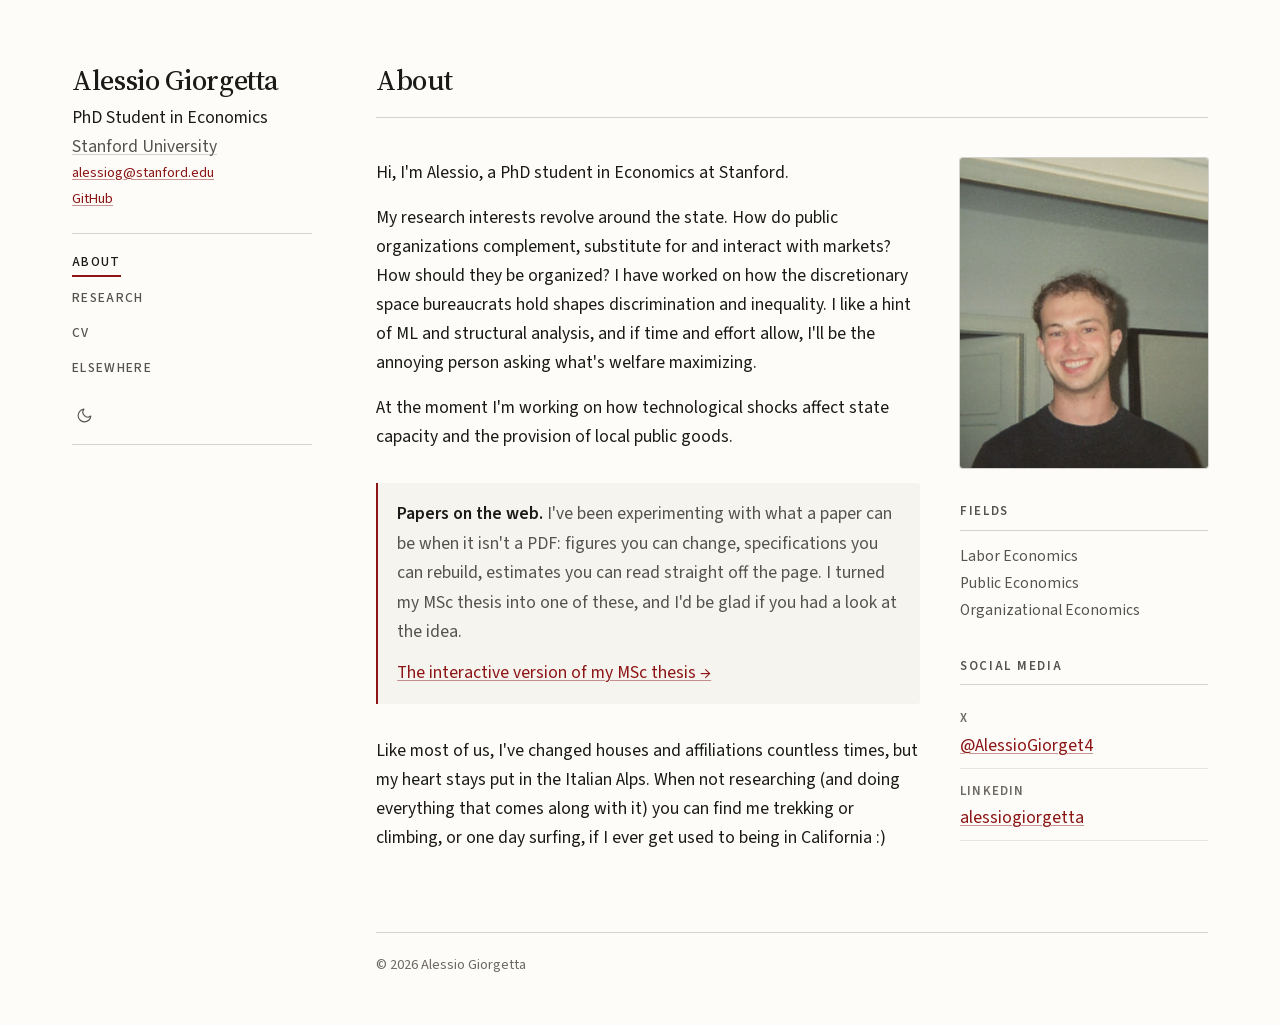
<file: index.html>
<!DOCTYPE html>
<html lang="en">
<head>
<meta charset="utf-8">
<meta name="viewport" content="width=device-width, initial-scale=1">
<title>Alessio Giorgetta</title>
<meta name="description" content="Alessio Giorgetta, PhD student in Economics at Stanford University. Labor, public and organizational economics.">

<meta property="og:type" content="profile">
<meta property="og:title" content="Alessio Giorgetta">
<meta property="og:description" content="PhD student in Economics at Stanford University. Labor, public and organizational economics.">
<meta property="og:url" content="https://www.alessiogiorgetta.com/">
<meta property="og:image" content="https://www.alessiogiorgetta.com/assets/photo.jpg">
<meta name="twitter:card" content="summary">

<script>
  // Resolve the theme before the first paint so the page never flashes the wrong one.
  (function () {
    var saved = localStorage.getItem('theme');
    var prefersDark = window.matchMedia('(prefers-color-scheme: dark)').matches;
    document.documentElement.dataset.theme = saved || (prefersDark ? 'dark' : 'light');
  })();
</script>
<link rel="icon" href="/favicon.ico" sizes="32x32">
<link rel="icon" href="/favicon.svg" type="image/svg+xml">
<link rel="apple-touch-icon" href="/apple-touch-icon.png">
<!-- the two faces needed for first paint; the italic can arrive late -->
<link rel="preload" href="assets/fonts/sans-roman.woff2" as="font" type="font/woff2" crossorigin>
<link rel="preload" href="assets/fonts/serif-roman.woff2" as="font" type="font/woff2" crossorigin>
<link rel="stylesheet" href="style.css">
</head>
<body class="about">

<a class="skip" href="#about">Skip to content</a>

<div class="rail">

<header class="masthead">
  <img class="portrait" src="assets/photo.jpg" alt="Alessio Giorgetta">
  <div class="identity">
    <h1>Alessio Giorgetta</h1>
    <p class="role">PhD Student in Economics</p>
    <p class="affil"><a class="quiet" href="https://economics.stanford.edu">Stanford University</a></p>
    <p class="contact-line">
      <a href="mailto:alessiog@stanford.edu">alessiog@stanford.edu</a>
      <span aria-hidden="true">·</span>
      <a href="https://github.com/Alessio-Giorgetta">GitHub</a>
    </p>
  </div>
</header>

<nav aria-label="Sections">
  <a href="index.html" aria-current="page">About</a>
  <a href="research.html">Research</a>
  <a href="cv.html">CV</a>
  <a href="personal.html">Elsewhere</a>
  <button class="theme-toggle" type="button" aria-label="Switch color theme" title="Switch color theme">
    <svg class="icon-moon" viewBox="0 0 24 24" width="17" height="17" aria-hidden="true">
      <path d="M21 12.8A9 9 0 1 1 11.2 3a7 7 0 0 0 9.8 9.8z"/>
    </svg>
    <svg class="icon-sun" viewBox="0 0 24 24" width="17" height="17" aria-hidden="true">
      <circle cx="12" cy="12" r="4.2"/>
      <path d="M12 1.8v2.4M12 19.8v2.4M4.6 4.6l1.7 1.7M17.7 17.7l1.7 1.7M1.8 12h2.4M19.8 12h2.4M4.6 19.4l1.7-1.7M17.7 6.3l1.7-1.7"/>
    </svg>
  </button>
</nav>

</div><!-- .rail -->

<main id="about">

<div class="page-head">
  <div>
    <h2 class="page-title">About</h2>
  </div>
</div>

<div class="about-grid">

<div class="about-prose">

  <p>Hi, I'm Alessio, a PhD student in Economics at Stanford.</p>

  <p>
    My research interests revolve around the state. How do public organizations complement,
    substitute for and interact with markets? How should they be organized? I have worked on how
    the discretionary space bureaucrats hold shapes discrimination and inequality. I like a hint
    of ML and structural analysis, and if time and effort allow, I'll be the annoying person
    asking what's welfare maximizing.
  </p>

  <p>
    At the moment I'm working on how technological shocks affect state capacity and the provision
    of local public goods.
  </p>

  <div class="callout">
    <p>
      <strong>Papers on the web.</strong> I've been experimenting with what a paper can be when it
      isn't a PDF: figures you can change, specifications you can rebuild, estimates you can read
      straight off the page. I turned my MSc thesis into one of these, and I'd be glad if you had a
      look at the idea.
    </p>
    <p><a href="school-bureaucrats.html">The interactive version of my MSc thesis →</a></p>
  </div>

  <p>
    Like most of us, I've changed houses and affiliations countless times, but my heart stays put
    in the Italian Alps. When not researching (and doing everything that comes along with it) you
    can find me trekking or climbing, or one day surfing, if I ever get used to being in
    California :)
  </p>

</div>

<aside class="about-side">

  <!-- The same file the rail carries, shown larger and squarer. No second
       asset, no second request: the browser already has it cached. -->
  <div class="portrait-frame">
    <img src="assets/photo.jpg" alt="Alessio Giorgetta">
  </div>

  <h2>Fields</h2>
  <ul class="side-list">
    <li>Labor Economics</li>
    <li>Public Economics</li>
    <li>Organizational Economics</li>
  </ul>

  <h2>Social media</h2>
  <ul class="contact-list">
    <li><span class="label">X</span> <a href="https://x.com/AlessioGiorget4">@AlessioGiorget4</a></li>
    <li><span class="label">LinkedIn</span> <a href="https://www.linkedin.com/in/alessiogiorgetta03617">alessiogiorgetta</a></li>
  </ul>

</aside>

</div>

</main>

<footer>
  <p>© <span id="year">2026</span> Alessio Giorgetta</p>
</footer>

<script>
  document.getElementById('year').textContent = new Date().getFullYear();

  // Theme switch: flip it and remember the choice.
  document.querySelector('.theme-toggle').addEventListener('click', function () {
    var root = document.documentElement;
    var next = root.dataset.theme === 'dark' ? 'light' : 'dark';
    root.dataset.theme = next;
    localStorage.setItem('theme', next);
  });

  // Keep following the system for anyone who has never picked a theme here.
  window.matchMedia('(prefers-color-scheme: dark)').addEventListener('change', function (e) {
    if (!localStorage.getItem('theme')) {
      document.documentElement.dataset.theme = e.matches ? 'dark' : 'light';
    }
  });

</script>

</body>
</html>
</file>
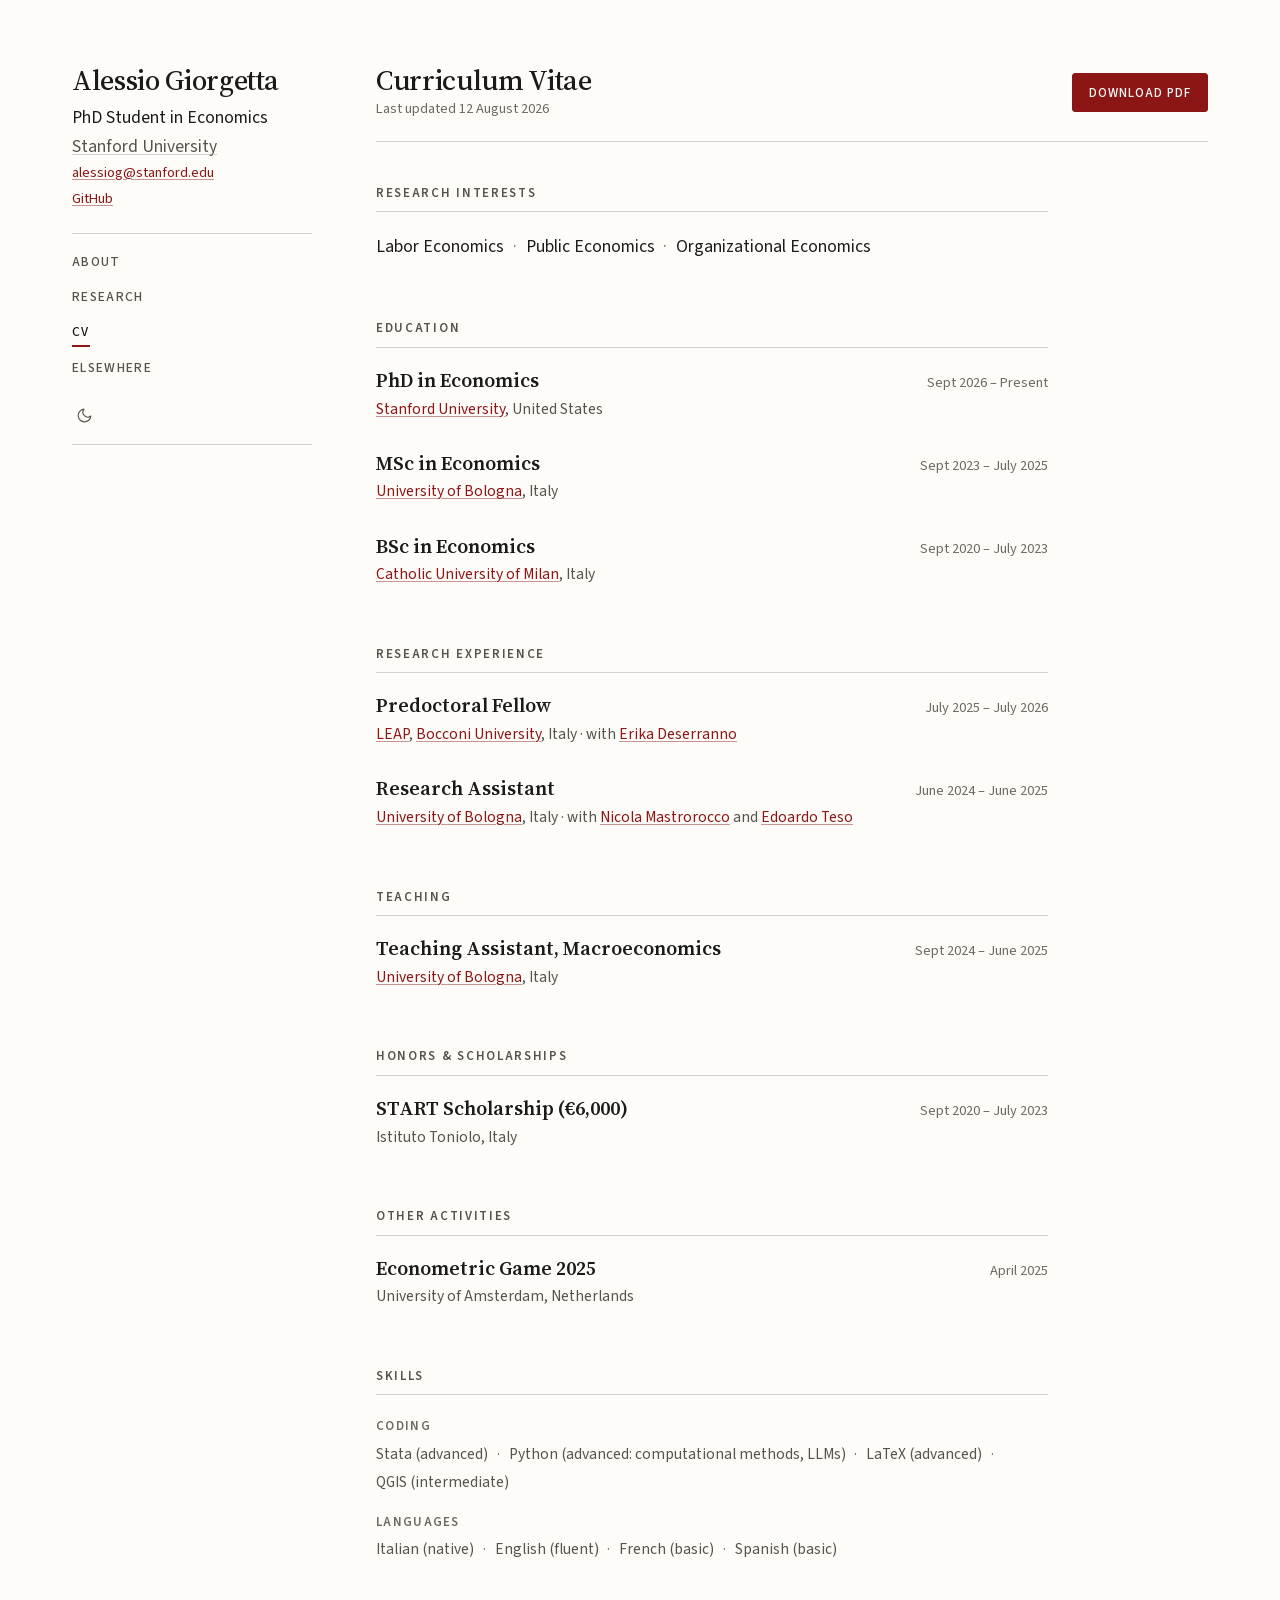
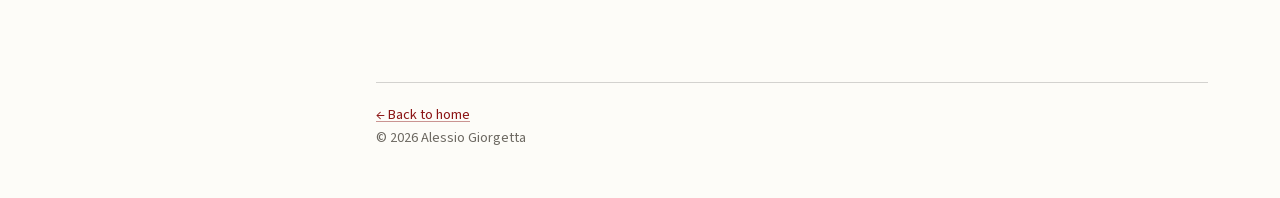
<file: cv.html>
<!DOCTYPE html>
<html lang="en">
<head>
<meta charset="utf-8">
<meta name="viewport" content="width=device-width, initial-scale=1">
<title>CV · Alessio Giorgetta</title>
<meta name="description" content="Curriculum vitae of Alessio Giorgetta, PhD student in Economics at Stanford University. Labor, public and organizational economics.">

<meta property="og:type" content="profile">
<meta property="og:title" content="CV · Alessio Giorgetta">
<meta property="og:description" content="PhD student in Economics at Stanford University. Labor, public and organizational economics.">
<meta property="og:url" content="https://www.alessiogiorgetta.com/cv.html">
<meta property="og:image" content="https://www.alessiogiorgetta.com/assets/photo.jpg">
<meta name="twitter:card" content="summary">

<script>
  // Resolve the theme before the first paint so the page never flashes the wrong one.
  (function () {
    var saved = localStorage.getItem('theme');
    var prefersDark = window.matchMedia('(prefers-color-scheme: dark)').matches;
    document.documentElement.dataset.theme = saved || (prefersDark ? 'dark' : 'light');
  })();
</script>
<link rel="icon" href="/favicon.ico" sizes="32x32">
<link rel="icon" href="/favicon.svg" type="image/svg+xml">
<link rel="apple-touch-icon" href="/apple-touch-icon.png">
<!-- the two faces needed for first paint; the italic can arrive late -->
<link rel="preload" href="assets/fonts/sans-roman.woff2" as="font" type="font/woff2" crossorigin>
<link rel="preload" href="assets/fonts/serif-roman.woff2" as="font" type="font/woff2" crossorigin>
<link rel="stylesheet" href="style.css">

<script type="application/ld+json">
{
  "@context": "https://schema.org",
  "@type": "Person",
  "name": "Alessio Giorgetta",
  "jobTitle": "PhD Student in Economics",
  "url": "https://www.alessiogiorgetta.com",
  "image": "https://www.alessiogiorgetta.com/assets/photo.jpg",
  "email": "mailto:alessiog@stanford.edu",
  "knowsAbout": ["Labor Economics", "Public Economics", "Organizational Economics"],
  "affiliation": {
    "@type": "CollegeOrUniversity",
    "name": "Stanford University, Department of Economics",
    "url": "https://economics.stanford.edu"
  },
  "alumniOf": [
    { "@type": "CollegeOrUniversity", "name": "University of Bologna", "url": "https://dse.unibo.it/it/index.html" },
    { "@type": "CollegeOrUniversity", "name": "Catholic University of Milan", "url": "https://www.unicatt.it" }
  ],
  "sameAs": ["https://github.com/Alessio-Giorgetta"]
}
</script>
</head>
<body>

<a class="skip" href="#cv-body">Skip to content</a>

<div class="rail">

<header class="masthead">
  <div class="identity">
    <h1><a class="plain" href="index.html">Alessio Giorgetta</a></h1>
    <p class="role">PhD Student in Economics</p>
    <p class="affil"><a class="quiet" href="https://economics.stanford.edu">Stanford University</a></p>
    <p class="contact-line">
      <a href="mailto:alessiog@stanford.edu">alessiog@stanford.edu</a>
      <span aria-hidden="true">·</span>
      <a href="https://github.com/Alessio-Giorgetta">GitHub</a>
    </p>
  </div>
</header>

<nav aria-label="Sections">
  <a href="index.html">About</a>
  <a href="research.html">Research</a>
  <a href="cv.html" aria-current="page">CV</a>
  <a href="personal.html">Elsewhere</a>
  <button class="theme-toggle" type="button" aria-label="Switch color theme" title="Switch color theme">
    <svg class="icon-moon" viewBox="0 0 24 24" width="17" height="17" aria-hidden="true">
      <path d="M21 12.8A9 9 0 1 1 11.2 3a7 7 0 0 0 9.8 9.8z"/>
    </svg>
    <svg class="icon-sun" viewBox="0 0 24 24" width="17" height="17" aria-hidden="true">
      <circle cx="12" cy="12" r="4.2"/>
      <path d="M12 1.8v2.4M12 19.8v2.4M4.6 4.6l1.7 1.7M17.7 17.7l1.7 1.7M1.8 12h2.4M19.8 12h2.4M4.6 19.4l1.7-1.7M17.7 6.3l1.7-1.7"/>
    </svg>
  </button>
</nav>

</div><!-- .rail -->

<main id="cv-body">

<div class="page-head">
  <div>
    <h2 class="page-title">Curriculum Vitae</h2>
    <p class="updated">Last updated 12 August 2026</p>
  </div>
  <a class="button button--primary" href="assets/Giorgetta_CV.pdf" target="_blank" rel="noopener">Download PDF</a>
</div>

<section id="interests">
  <h2>Research Interests</h2>
  <ul class="inline-list">
    <li>Labor&nbsp;Economics</li>
    <li>Public&nbsp;Economics</li>
    <li>Organizational&nbsp;Economics</li>
  </ul>
</section>

<section id="education">
  <h2>Education</h2>

  <div class="entry">
    <div class="entry-head">
      <h3>PhD in Economics</h3>
      <span class="date">Sept 2026 – Present</span>
    </div>
    <p class="place"><a href="https://economics.stanford.edu">Stanford&nbsp;University</a>, United&nbsp;States</p>
  </div>

  <div class="entry">
    <div class="entry-head">
      <h3>MSc in Economics</h3>
      <span class="date">Sept 2023 – July 2025</span>
    </div>
    <p class="place"><a href="https://dse.unibo.it/it/index.html">University of Bologna</a>, Italy</p>
  </div>

  <div class="entry">
    <div class="entry-head">
      <h3>BSc in Economics</h3>
      <span class="date">Sept 2020 – July 2023</span>
    </div>
    <p class="place"><a href="https://www.unicatt.it">Catholic University of Milan</a>, Italy</p>
  </div>
</section>

<section id="experience">
  <h2>Research Experience</h2>

  <div class="entry">
    <div class="entry-head">
      <h3>Predoctoral Fellow</h3>
      <span class="date">July 2025 – July 2026</span>
    </div>
    <p class="place">
      <a href="https://leap.unibocconi.eu">LEAP</a>,
      <a href="https://www.unibocconi.it/it">Bocconi&nbsp;University</a>, Italy
      <span class="with">· with <a href="https://sites.google.com/site/erikadeserranno/">Erika&nbsp;Deserranno</a></span>
    </p>
  </div>

  <div class="entry">
    <div class="entry-head">
      <h3>Research Assistant</h3>
      <span class="date">June 2024 – June 2025</span>
    </div>
    <p class="place">
      <a href="https://dse.unibo.it/it/index.html">University&nbsp;of&nbsp;Bologna</a>, Italy
      <span class="with">· with <a href="https://nicolamastrorocco.com">Nicola&nbsp;Mastrorocco</a>
      and <a href="https://edoardoteso.com">Edoardo&nbsp;Teso</a></span>
    </p>
  </div>
</section>

<section id="teaching">
  <h2>Teaching</h2>

  <div class="entry">
    <div class="entry-head">
      <h3>Teaching Assistant, Macroeconomics</h3>
      <span class="date">Sept 2024 – June 2025</span>
    </div>
    <p class="place"><a href="https://dse.unibo.it/it/index.html">University of Bologna</a>, Italy</p>
  </div>
</section>

<section id="awards">
  <h2>Honors &amp; Scholarships</h2>

  <div class="entry">
    <div class="entry-head">
      <h3>START Scholarship&nbsp;(€6,000)</h3>
      <span class="date">Sept 2020 – July 2023</span>
    </div>
    <p class="place">Istituto&nbsp;Toniolo, Italy</p>
  </div>
</section>

<section id="activities">
  <h2>Other Activities</h2>

  <div class="entry">
    <div class="entry-head">
      <h3>Econometric Game 2025</h3>
      <span class="date">April 2025</span>
    </div>
    <p class="place">University&nbsp;of&nbsp;Amsterdam, Netherlands</p>
  </div>
</section>

<section id="skills">
  <h2>Skills</h2>
  <dl class="skills">
    <dt>Coding</dt>
    <dd>
      <ul class="inline-list">
        <li>Stata&nbsp;(advanced)</li>
        <li>Python&nbsp;(advanced: computational&nbsp;methods, LLMs)</li>
        <li>LaTeX&nbsp;(advanced)</li>
        <li>QGIS&nbsp;(intermediate)</li>
      </ul>
    </dd>
    <dt>Languages</dt>
    <dd>
      <ul class="inline-list">
        <li>Italian&nbsp;(native)</li>
        <li>English&nbsp;(fluent)</li>
        <li>French&nbsp;(basic)</li>
        <li>Spanish&nbsp;(basic)</li>
      </ul>
    </dd>
  </dl>
</section>


</main>

<footer>
  <p><a href="index.html">← Back to home</a></p>
  <p>© <span id="year">2026</span> Alessio Giorgetta</p>
</footer>

<script>
  document.getElementById('year').textContent = new Date().getFullYear();

  // Theme switch: flip it and remember the choice.
  document.querySelector('.theme-toggle').addEventListener('click', function () {
    var root = document.documentElement;
    var next = root.dataset.theme === 'dark' ? 'light' : 'dark';
    root.dataset.theme = next;
    localStorage.setItem('theme', next);
  });

  // Keep following the system for anyone who has never picked a theme here.
  window.matchMedia('(prefers-color-scheme: dark)').addEventListener('change', function (e) {
    if (!localStorage.getItem('theme')) {
      document.documentElement.dataset.theme = e.matches ? 'dark' : 'light';
    }
  });

</script>

</body>
</html>
</file>
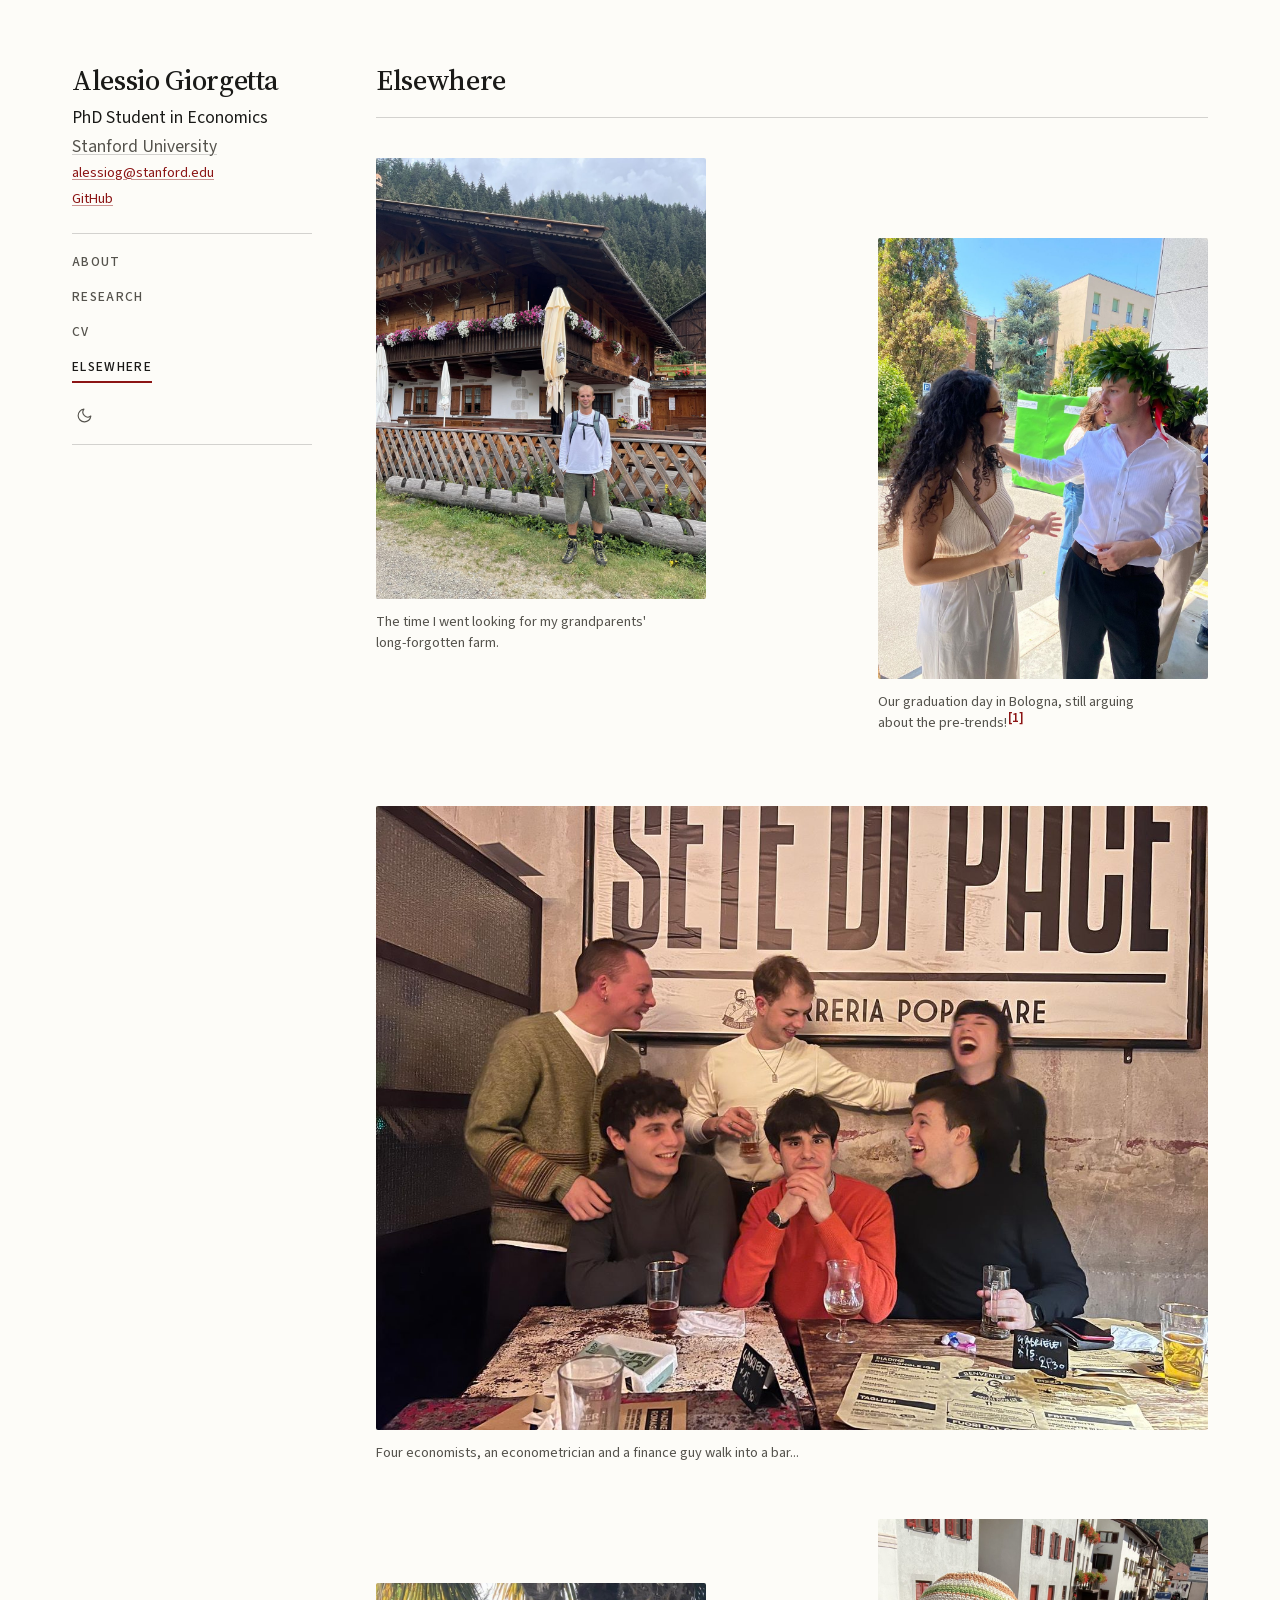
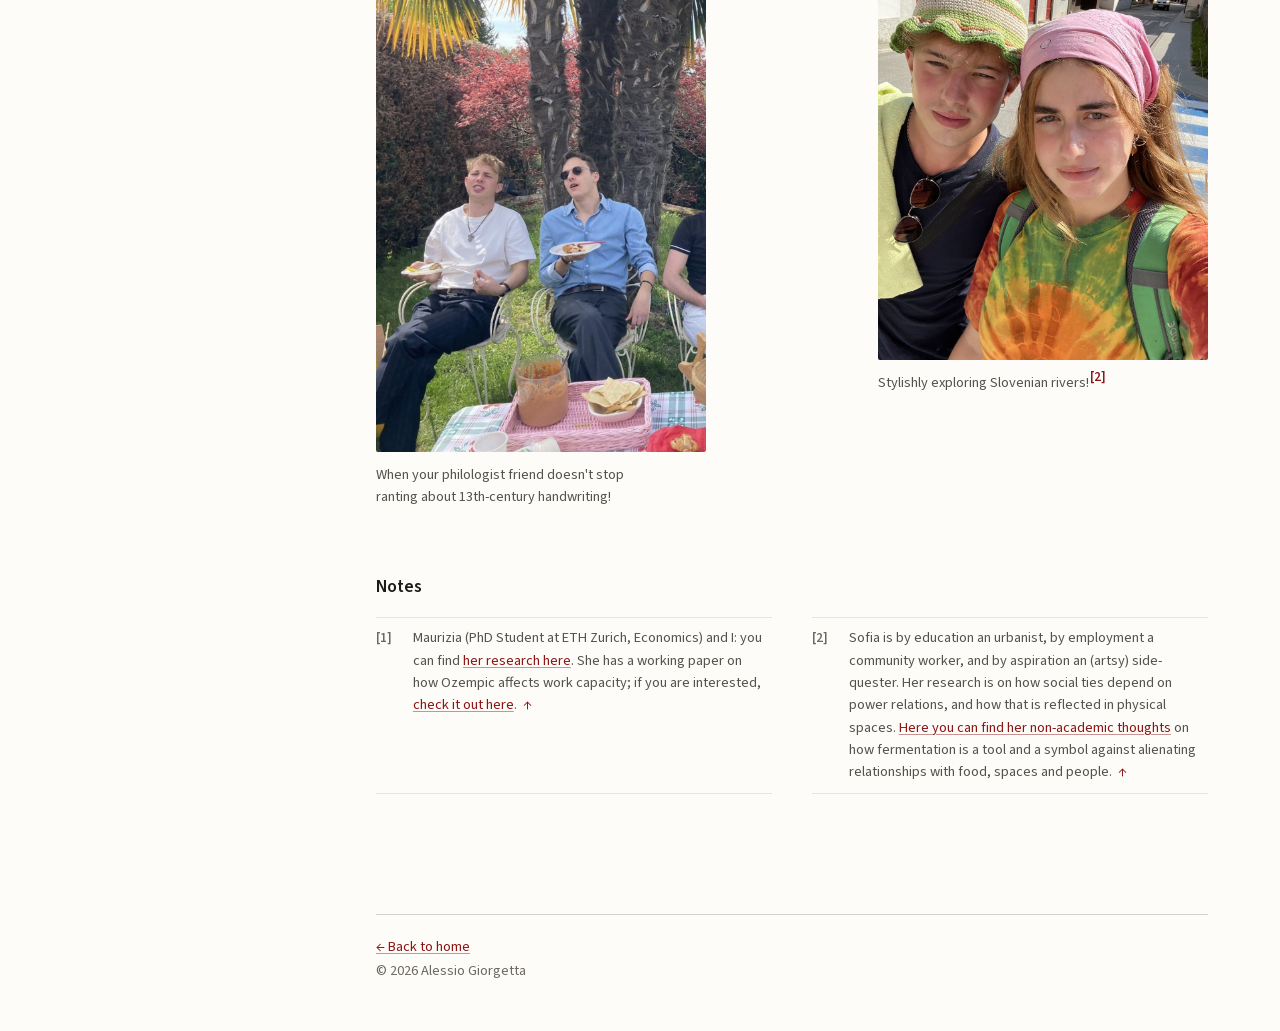
<file: personal.html>
<!DOCTYPE html>
<html lang="en">
<head>
<meta charset="utf-8">
<meta name="viewport" content="width=device-width, initial-scale=1">
<title>Elsewhere · Alessio Giorgetta</title>
<meta name="description" content="Alessio Giorgetta outside economics: the Italian Alps, trekking, and the friends who came along.">

<meta property="og:type" content="profile">
<meta property="og:title" content="Elsewhere · Alessio Giorgetta">
<meta property="og:description" content="Life outside economics.">
<meta property="og:url" content="https://www.alessiogiorgetta.com/personal.html">
<meta property="og:image" content="https://www.alessiogiorgetta.com/assets/photo.jpg">
<meta name="twitter:card" content="summary">

<script>
  // Resolve the theme before the first paint so the page never flashes the wrong one.
  (function () {
    var saved = localStorage.getItem('theme');
    var prefersDark = window.matchMedia('(prefers-color-scheme: dark)').matches;
    document.documentElement.dataset.theme = saved || (prefersDark ? 'dark' : 'light');
  })();
</script>
<link rel="icon" href="/favicon.ico" sizes="32x32">
<link rel="icon" href="/favicon.svg" type="image/svg+xml">
<link rel="apple-touch-icon" href="/apple-touch-icon.png">
<!-- the two faces needed for first paint; the italic can arrive late -->
<link rel="preload" href="assets/fonts/sans-roman.woff2" as="font" type="font/woff2" crossorigin>
<link rel="preload" href="assets/fonts/serif-roman.woff2" as="font" type="font/woff2" crossorigin>
<link rel="stylesheet" href="style.css">
</head>
<body>

<a class="skip" href="#personal-body">Skip to content</a>

<div class="rail">

<header class="masthead">
  <div class="identity">
    <h1><a class="plain" href="index.html">Alessio Giorgetta</a></h1>
    <p class="role">PhD Student in Economics</p>
    <p class="affil"><a class="quiet" href="https://economics.stanford.edu">Stanford University</a></p>
    <p class="contact-line">
      <a href="mailto:alessiog@stanford.edu">alessiog@stanford.edu</a>
      <span aria-hidden="true">·</span>
      <a href="https://github.com/Alessio-Giorgetta">GitHub</a>
    </p>
  </div>
</header>

<nav aria-label="Sections">
  <a href="index.html">About</a>
  <a href="research.html">Research</a>
  <a href="cv.html">CV</a>
  <a href="personal.html" aria-current="page">Elsewhere</a>
  <button class="theme-toggle" type="button" aria-label="Switch color theme" title="Switch color theme">
    <svg class="icon-moon" viewBox="0 0 24 24" width="17" height="17" aria-hidden="true">
      <path d="M21 12.8A9 9 0 1 1 11.2 3a7 7 0 0 0 9.8 9.8z"/>
    </svg>
    <svg class="icon-sun" viewBox="0 0 24 24" width="17" height="17" aria-hidden="true">
      <circle cx="12" cy="12" r="4.2"/>
      <path d="M12 1.8v2.4M12 19.8v2.4M4.6 4.6l1.7 1.7M17.7 17.7l1.7 1.7M1.8 12h2.4M19.8 12h2.4M4.6 19.4l1.7-1.7M17.7 6.3l1.7-1.7"/>
    </svg>
  </button>
</nav>

</div><!-- .rail -->

<main id="personal-body">

<div class="page-head">
  <div>
    <h2 class="page-title">Elsewhere</h2>
  </div>
</div>

<div class="gallery">

  <figure class="shot shot--1">
    <img src="assets/personal/farm.jpg" width="1050" height="1400"
         alt="Alessio standing in front of a wooden Alpine farmhouse with flower boxes, forested slopes behind.">
    <figcaption>The time I went looking for my grandparents' long-forgotten farm.</figcaption>
  </figure>

  <figure class="shot shot--2">
    <img src="assets/personal/graduation.jpg" width="1050" height="1400" loading="lazy"
         alt="Alessio wearing a laurel wreath on graduation day, mid-conversation with a friend outside the university.">
    <figcaption>Our graduation day in Bologna, still arguing about the
      <span class="fn-hold">pre-trends!<a
      class="fn-ref" id="ref-1" href="#fn-1">[1]</a></span></figcaption>
  </figure>

  <figure class="shot shot--3">
    <img src="assets/personal/friends.jpg" width="1400" height="1050" loading="lazy"
         alt="Six friends laughing around a table in a bar, under a large sign reading Sete di Pace.">
    <figcaption>Four economists, an econometrician and a finance guy walk into a bar...</figcaption>
  </figure>

  <figure class="shot shot--4">
    <img src="assets/personal/philologist.jpg" width="986" height="1400" loading="lazy"
         alt="Alessio and a friend sitting with plates of food in a garden, under a palm tree.">
    <figcaption>When your philologist friend doesn't stop ranting about 13th-century handwriting!</figcaption>
  </figure>

  <figure class="shot shot--5">
    <img src="assets/personal/hiking.jpg" width="1050" height="1400" loading="lazy"
         alt="Alessio in a crocheted bucket hat and a friend in a pink headscarf and tie-dye shirt, both carrying backpacks, on the street of an Alpine village.">
    <figcaption>Stylishly exploring Slovenian
      <span class="fn-hold">rivers!<a
      class="fn-ref" id="ref-2" href="#fn-2">[2]</a></span></figcaption>
  </figure>

</div>

<section class="notes-section" aria-labelledby="notes-title">
  <h3 class="subhead" id="notes-title">Notes</h3>
  <ol class="notes">
    <li id="fn-1">Maurizia (PhD Student at ETH Zurich, Economics) and I:
      you can find <a href="https://lawecon.ethz.ch/group/scientific-team/dibuono.html">her
      research here</a>. She has a working paper on how Ozempic affects
      work capacity; if you are interested,
      <a href="https://papers.ssrn.com/sol3/papers.cfm?abstract_id=7232859">check it
      out here</a>.<a class="fn-back" href="#ref-1"
      aria-label="Back to the graduation photo">↑</a></li>
    <li id="fn-2">Sofia is by education an urbanist, by employment a
      community worker, and by aspiration an (artsy) side-quester. Her research is
      on how social ties depend on power relations, and how that is reflected in
      physical spaces.
      <a href="https://sofias-newsletter-186560.beehiiv.com/p/c-fermento">Here you can
      find her non-academic thoughts</a> on how fermentation is a tool and a symbol
      against alienating relationships with food, spaces and people.<a class="fn-back"
      href="#ref-2" aria-label="Back to the hiking photo">↑</a></li>
  </ol>
</section>

</main>

<footer>
  <p><a href="index.html">← Back to home</a></p>
  <p>© <span id="year">2026</span> Alessio Giorgetta</p>
</footer>

<script>
  document.getElementById('year').textContent = new Date().getFullYear();

  // Theme switch: flip it and remember the choice.
  document.querySelector('.theme-toggle').addEventListener('click', function () {
    var root = document.documentElement;
    var next = root.dataset.theme === 'dark' ? 'light' : 'dark';
    root.dataset.theme = next;
    localStorage.setItem('theme', next);
  });

  // Keep following the system for anyone who has never picked a theme here.
  window.matchMedia('(prefers-color-scheme: dark)').addEventListener('change', function (e) {
    if (!localStorage.getItem('theme')) {
      document.documentElement.dataset.theme = e.matches ? 'dark' : 'light';
    }
  });
</script>

</body>
</html>
</file>
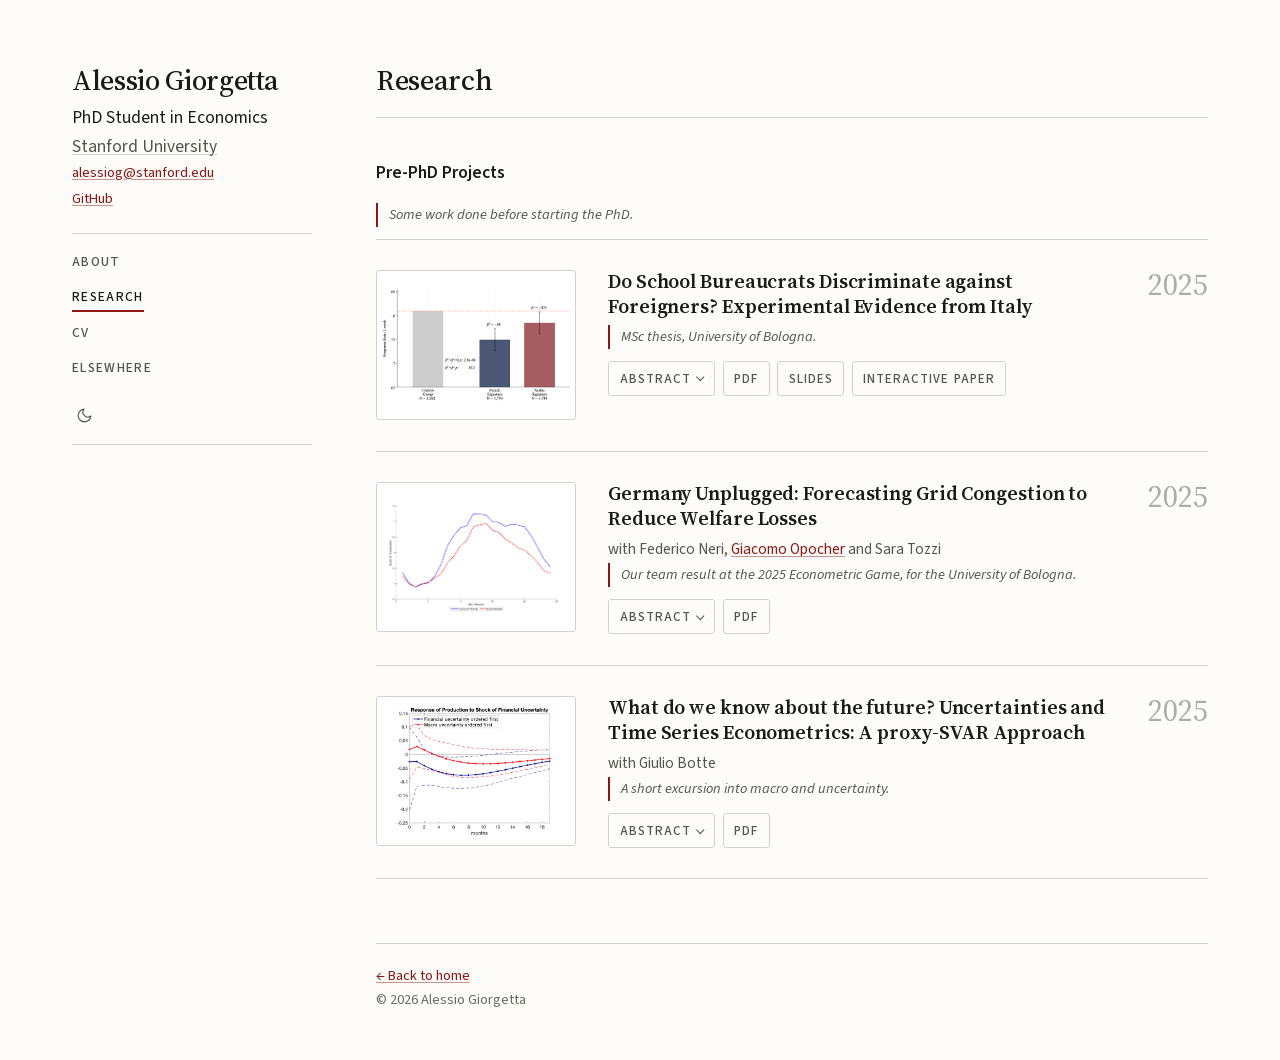
<file: research.html>
<!DOCTYPE html>
<html lang="en">
<head>
<meta charset="utf-8">
<meta name="viewport" content="width=device-width, initial-scale=1">
<title>Research · Alessio Giorgetta</title>
<meta name="description" content="Pre-PhD research projects by Alessio Giorgetta: discrimination in Italian school bureaucracy, electricity grid congestion forecasting, and macroeconomic uncertainty.">

<meta property="og:type" content="profile">
<meta property="og:title" content="Research · Alessio Giorgetta">
<meta property="og:description" content="Pre-PhD research projects in labor, public and macro economics.">
<meta property="og:url" content="https://www.alessiogiorgetta.com/research.html">
<meta property="og:image" content="https://www.alessiogiorgetta.com/assets/photo.jpg">
<meta name="twitter:card" content="summary">

<script>
  // Resolve the theme before the first paint so the page never flashes the wrong one.
  (function () {
    var saved = localStorage.getItem('theme');
    var prefersDark = window.matchMedia('(prefers-color-scheme: dark)').matches;
    document.documentElement.dataset.theme = saved || (prefersDark ? 'dark' : 'light');
  })();
</script>
<link rel="icon" href="/favicon.ico" sizes="32x32">
<link rel="icon" href="/favicon.svg" type="image/svg+xml">
<link rel="apple-touch-icon" href="/apple-touch-icon.png">
<!-- the two faces needed for first paint; the italic can arrive late -->
<link rel="preload" href="assets/fonts/sans-roman.woff2" as="font" type="font/woff2" crossorigin>
<link rel="preload" href="assets/fonts/serif-roman.woff2" as="font" type="font/woff2" crossorigin>
<link rel="stylesheet" href="style.css">
</head>
<body>

<a class="skip" href="#research-body">Skip to content</a>

<div class="rail">

<header class="masthead">
  <div class="identity">
    <h1><a class="plain" href="index.html">Alessio Giorgetta</a></h1>
    <p class="role">PhD Student in Economics</p>
    <p class="affil"><a class="quiet" href="https://economics.stanford.edu">Stanford University</a></p>
    <p class="contact-line">
      <a href="mailto:alessiog@stanford.edu">alessiog@stanford.edu</a>
      <span aria-hidden="true">·</span>
      <a href="https://github.com/Alessio-Giorgetta">GitHub</a>
    </p>
  </div>
</header>

<nav aria-label="Sections">
  <a href="index.html">About</a>
  <a href="research.html" aria-current="page">Research</a>
  <a href="cv.html">CV</a>
  <a href="personal.html">Elsewhere</a>
  <button class="theme-toggle" type="button" aria-label="Switch color theme" title="Switch color theme">
    <svg class="icon-moon" viewBox="0 0 24 24" width="17" height="17" aria-hidden="true">
      <path d="M21 12.8A9 9 0 1 1 11.2 3a7 7 0 0 0 9.8 9.8z"/>
    </svg>
    <svg class="icon-sun" viewBox="0 0 24 24" width="17" height="17" aria-hidden="true">
      <circle cx="12" cy="12" r="4.2"/>
      <path d="M12 1.8v2.4M12 19.8v2.4M4.6 4.6l1.7 1.7M17.7 17.7l1.7 1.7M1.8 12h2.4M19.8 12h2.4M4.6 19.4l1.7-1.7M17.7 6.3l1.7-1.7"/>
    </svg>
  </button>
</nav>

</div><!-- .rail -->

<main id="research-body">

<div class="page-head">
  <div>
    <h2 class="page-title">Research</h2>
  </div>
</div>

<h3 class="subhead">Pre-PhD Projects</h3>
<p class="proj-note">Some work done before starting the PhD.</p>

<article class="project">
  <div class="proj-figure">
    <img src="assets/figures/bureaucracy.png"
         alt="Bar chart of one-week response rates by sender alias: control group 0.81, French signature 0.75, Arabic signature 0.78, with 95% confidence intervals.">
  </div>
  <div class="proj-body">
    <h4>Do School Bureaucrats Discriminate against Foreigners? Experimental Evidence from Italy</h4>
    <p class="proj-note">MSc thesis, University of Bologna.</p>
    <div class="chips">
      <button class="chip" type="button" aria-expanded="false" aria-controls="abs-bureaucracy">Abstract</button>
      <a class="chip" href="assets/papers/Giorgetta_School_Bureaucrats.pdf" target="_blank" rel="noopener">PDF</a>
      <a class="chip" href="assets/papers/Giorgetta_School_Bureaucrats_slides.pdf" target="_blank" rel="noopener">Slides</a>
      <a class="chip" href="school-bureaucrats.html">Interactive paper</a>
    </div>
  </div>
    <div class="abstract" id="abs-bureaucracy" hidden>
      <p>
        I study whether public Italian schools discriminate against foreigners. Within province,
        I contact each school inquiring about enrollment procedures and welfare with either an
        Italian, French, or Arabic alias. I show that clerks are 5.32% less likely to answer if
        the sender is a foreigner. Moreover, lower income per capita increases bias: 10% of
        schools show biases &ge; 11%. When bureaucrats do respond, they are 17.6% less likely to
        send informative answers and 4.77% less likely to be polite. These results contradict the
        widely recognized theories of statistical discrimination and contact theory, at least in
        this setting. Economic theories of taste-based discrimination, jointly with psychological
        theories that postulate bias against outer groups depends on the feelings that group
        causes, are able to explain the observed discrimination.
      </p>
    </div>
  <span class="proj-year">2025</span>
</article>

<article class="project">
  <div class="proj-figure">
    <img src="assets/figures/energy.png"
         alt="Line chart of forecast number of redispatches by hour of the day, comparing the baseline forecast with a forecast under a 75% price cap.">
  </div>
  <div class="proj-body">
    <h4>Germany Unplugged: Forecasting Grid Congestion to Reduce Welfare Losses</h4>
    <p class="proj-authors">with Federico&nbsp;Neri, <a href="https://giacomopocher.github.io">Giacomo&nbsp;Opocher</a> and Sara&nbsp;Tozzi</p>
    <p class="proj-note">Our team result at the 2025 Econometric Game, for the University of Bologna.</p>
    <div class="chips">
      <button class="chip" type="button" aria-expanded="false" aria-controls="abs-energy">Abstract</button>
      <a class="chip" href="assets/papers/Germany_Unplugged_Econometric_Game_2025.pdf" target="_blank" rel="noopener">PDF</a>
    </div>
  </div>
    <div class="abstract" id="abs-energy" hidden>
      <p>
        Due to the complex dynamics of the electricity market, grid congestion is hard to prevent
        and therefore produces large economic costs and welfare losses. In this paper, we propose
        two methodologies to forecast network congestion and rationalize the role of the
        transmission system operator through the lenses of a toy model. After investigating the
        principal components that drive redispatches, we run a time series analysis using an
        INAR(1) model which accounts for the count nature of the data and provides an
        interpretable structure for forecasting. As an alternative specification, we consider a
        fully flexible Recurrent Neural Network (RNN) model that allows to account for the
        unbalancedness of the congestion frequency attaining high forecasting accuracy (0.94).
        RNN outperforms INAR(1), as it better captures the true negative congestion events in the
        test data and therefore potentially reduces the costs related to readjusting energy
        production. Finally, we run a counterfactual analysis in which we artificially introduce a
        75% cap on the price of electricity and study the effects on congestion. We find that
        introducing this policy would significantly increase the frequency of redispatches.
      </p>
    </div>
  <span class="proj-year">2025</span>
</article>

<article class="project">
  <div class="proj-figure">
    <img src="assets/figures/uncertainty.png"
         alt="Impulse response of production to a financial uncertainty shock over 19 months, under two orderings, with confidence bands.">
  </div>
  <div class="proj-body">
    <h4>What do we know about the future? Uncertainties and Time Series Econometrics: A proxy-SVAR Approach</h4>
    <p class="proj-authors">with Giulio&nbsp;Botte</p>
    <p class="proj-note">A short excursion into macro and uncertainty.</p>
    <div class="chips">
      <button class="chip" type="button" aria-expanded="false" aria-controls="abs-uncertainty">Abstract</button>
      <a class="chip" href="assets/papers/Botte_Giorgetta_Uncertainty.pdf" target="_blank" rel="noopener">PDF</a>
    </div>
  </div>
    <div class="abstract" id="abs-uncertainty" hidden>
      <p>
        We analyze macroeconomic and financial uncertainty as underlying determinants of business
        cycle fluctuations. To do so, we exploit a proxy-SVAR approach that has been used to study
        the dynamic effects of tax changes but that, to our knowledge, is new to the literature on
        uncertainty. Instrumenting both macroeconomic and financial uncertainty with an auxiliary
        VAR specification, we find that positive shocks in either ones have large, significant and
        sizeable negative effects on GDP growth. This holds true regardless of the particular
        relation one assumes between the two uncertainties. Moreover, we show regime dependence in
        pre/post-Covid effects. Our results partially align with previous results in the
        literature on uncertainty identification.
      </p>
    </div>
  <span class="proj-year">2025</span>
</article>

</main>

<footer>
  <p><a href="index.html">← Back to home</a></p>
  <p>© <span id="year">2026</span> Alessio Giorgetta</p>
</footer>

<script>
  document.getElementById('year').textContent = new Date().getFullYear();

  // Theme switch: flip it and remember the choice.
  document.querySelector('.theme-toggle').addEventListener('click', function () {
    var root = document.documentElement;
    var next = root.dataset.theme === 'dark' ? 'light' : 'dark';
    root.dataset.theme = next;
    localStorage.setItem('theme', next);
  });

  // Keep following the system for anyone who has never picked a theme here.
  window.matchMedia('(prefers-color-scheme: dark)').addEventListener('change', function (e) {
    if (!localStorage.getItem('theme')) {
      document.documentElement.dataset.theme = e.matches ? 'dark' : 'light';
    }
  });


  // Abstract chips: each one shows/hides the panel named in its aria-controls.
  document.querySelectorAll('.chip[aria-controls]').forEach(function (btn) {
    btn.addEventListener('click', function () {
      var panel = document.getElementById(btn.getAttribute('aria-controls'));
      var isOpen = btn.getAttribute('aria-expanded') === 'true';
      btn.setAttribute('aria-expanded', String(!isOpen));
      panel.hidden = isOpen;
    });
  });
</script>

</body>
</html>
</file>
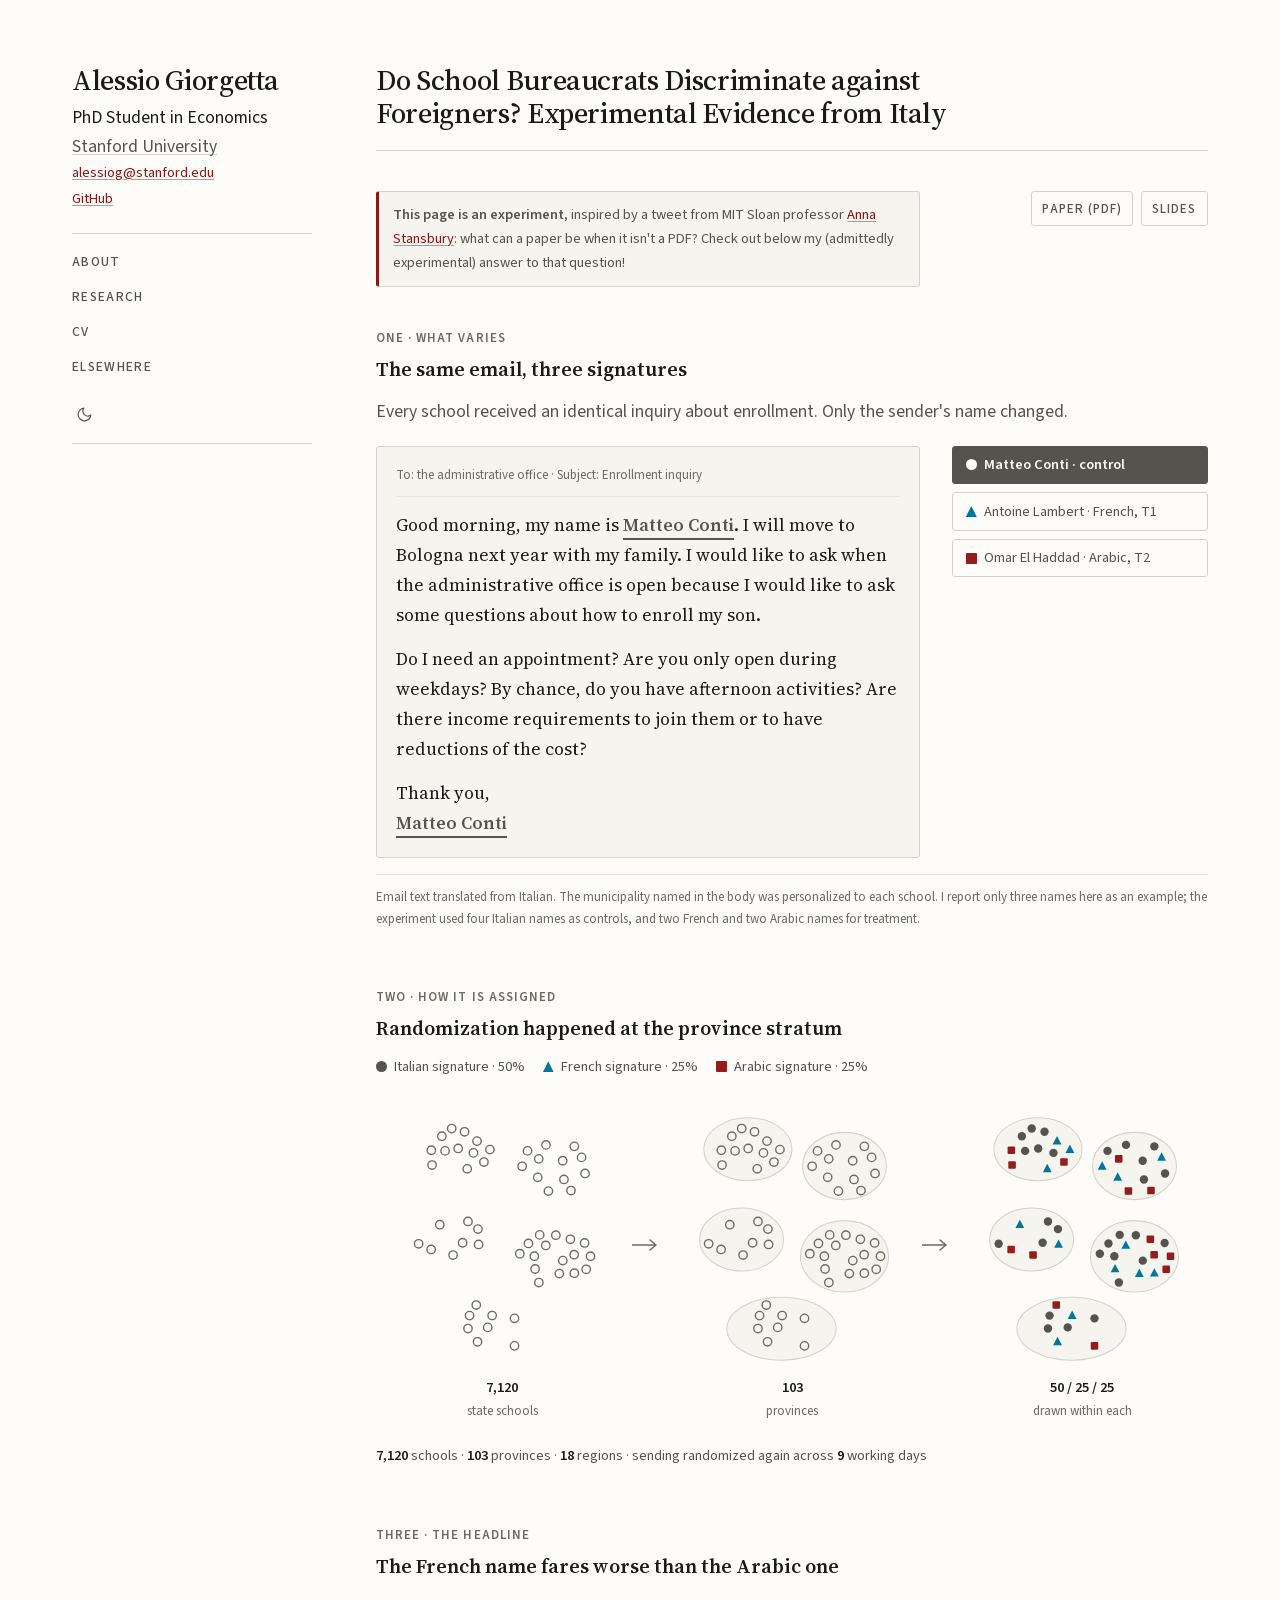
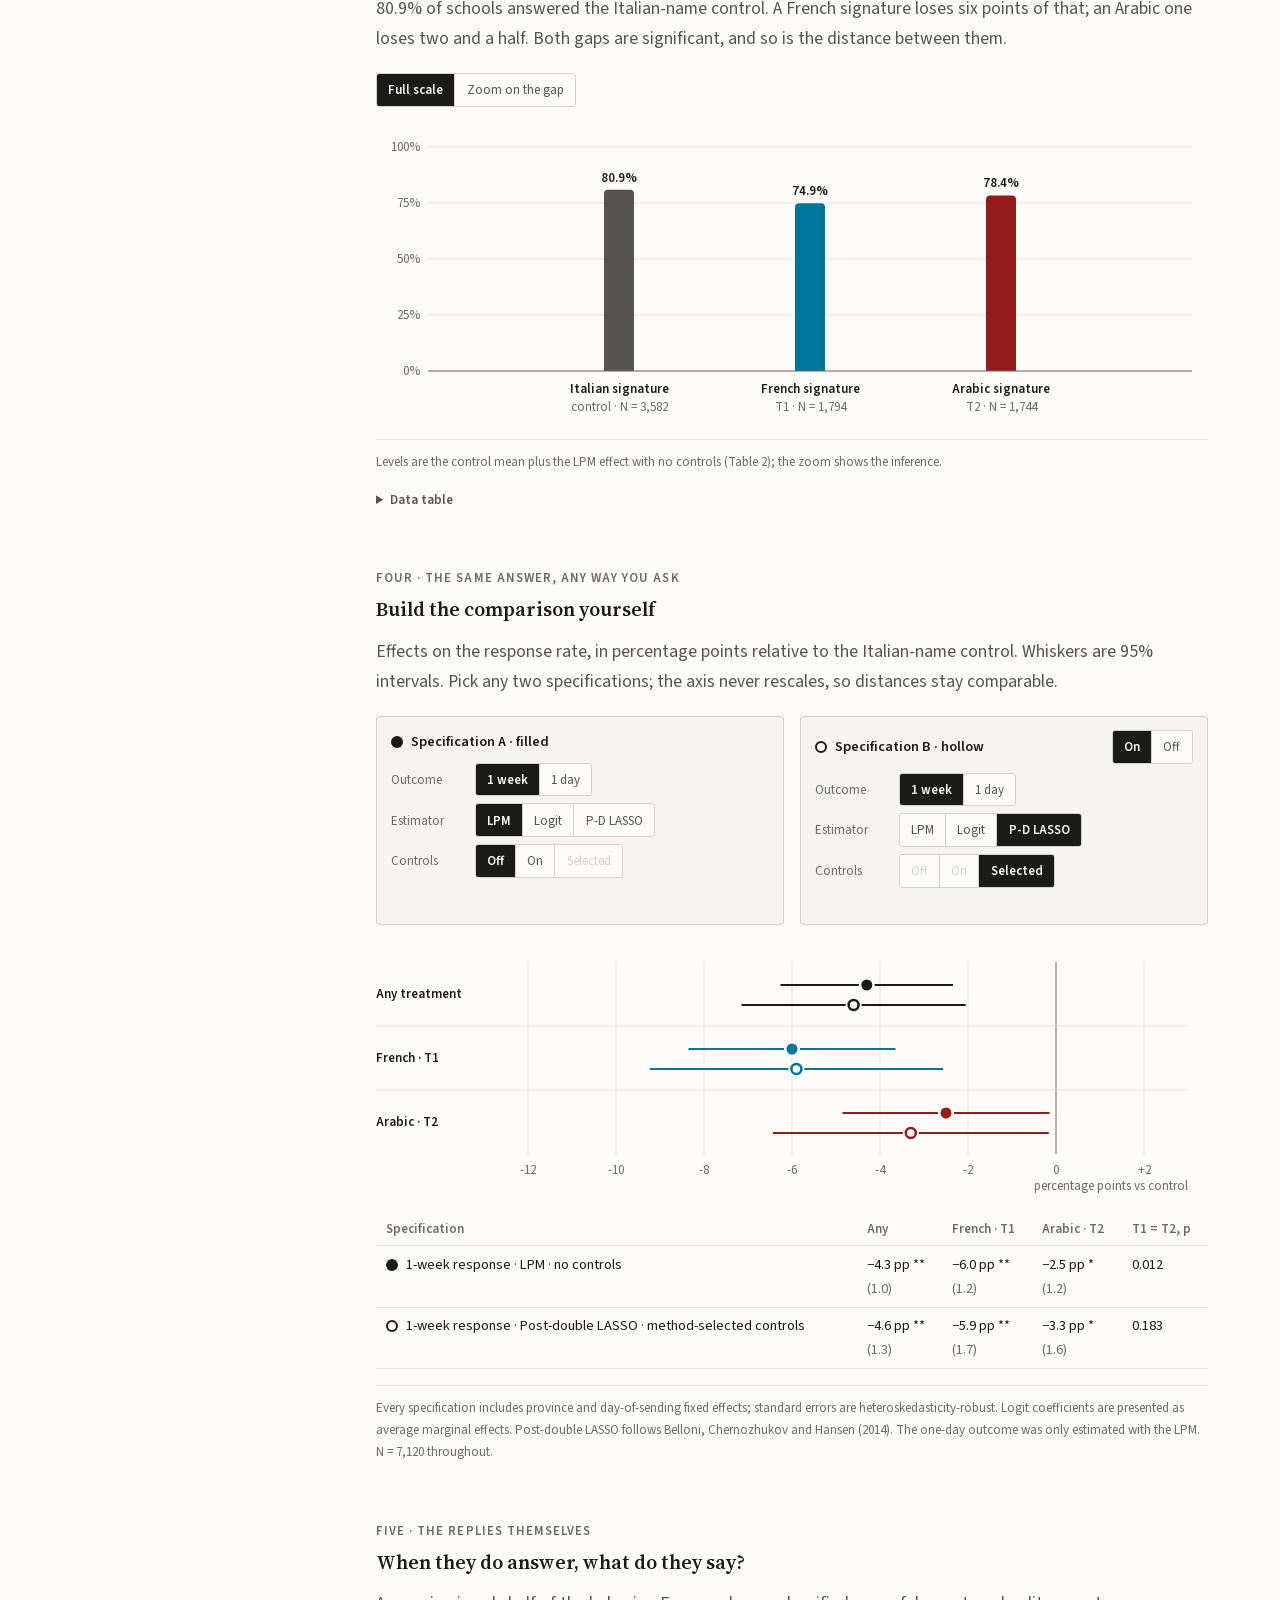
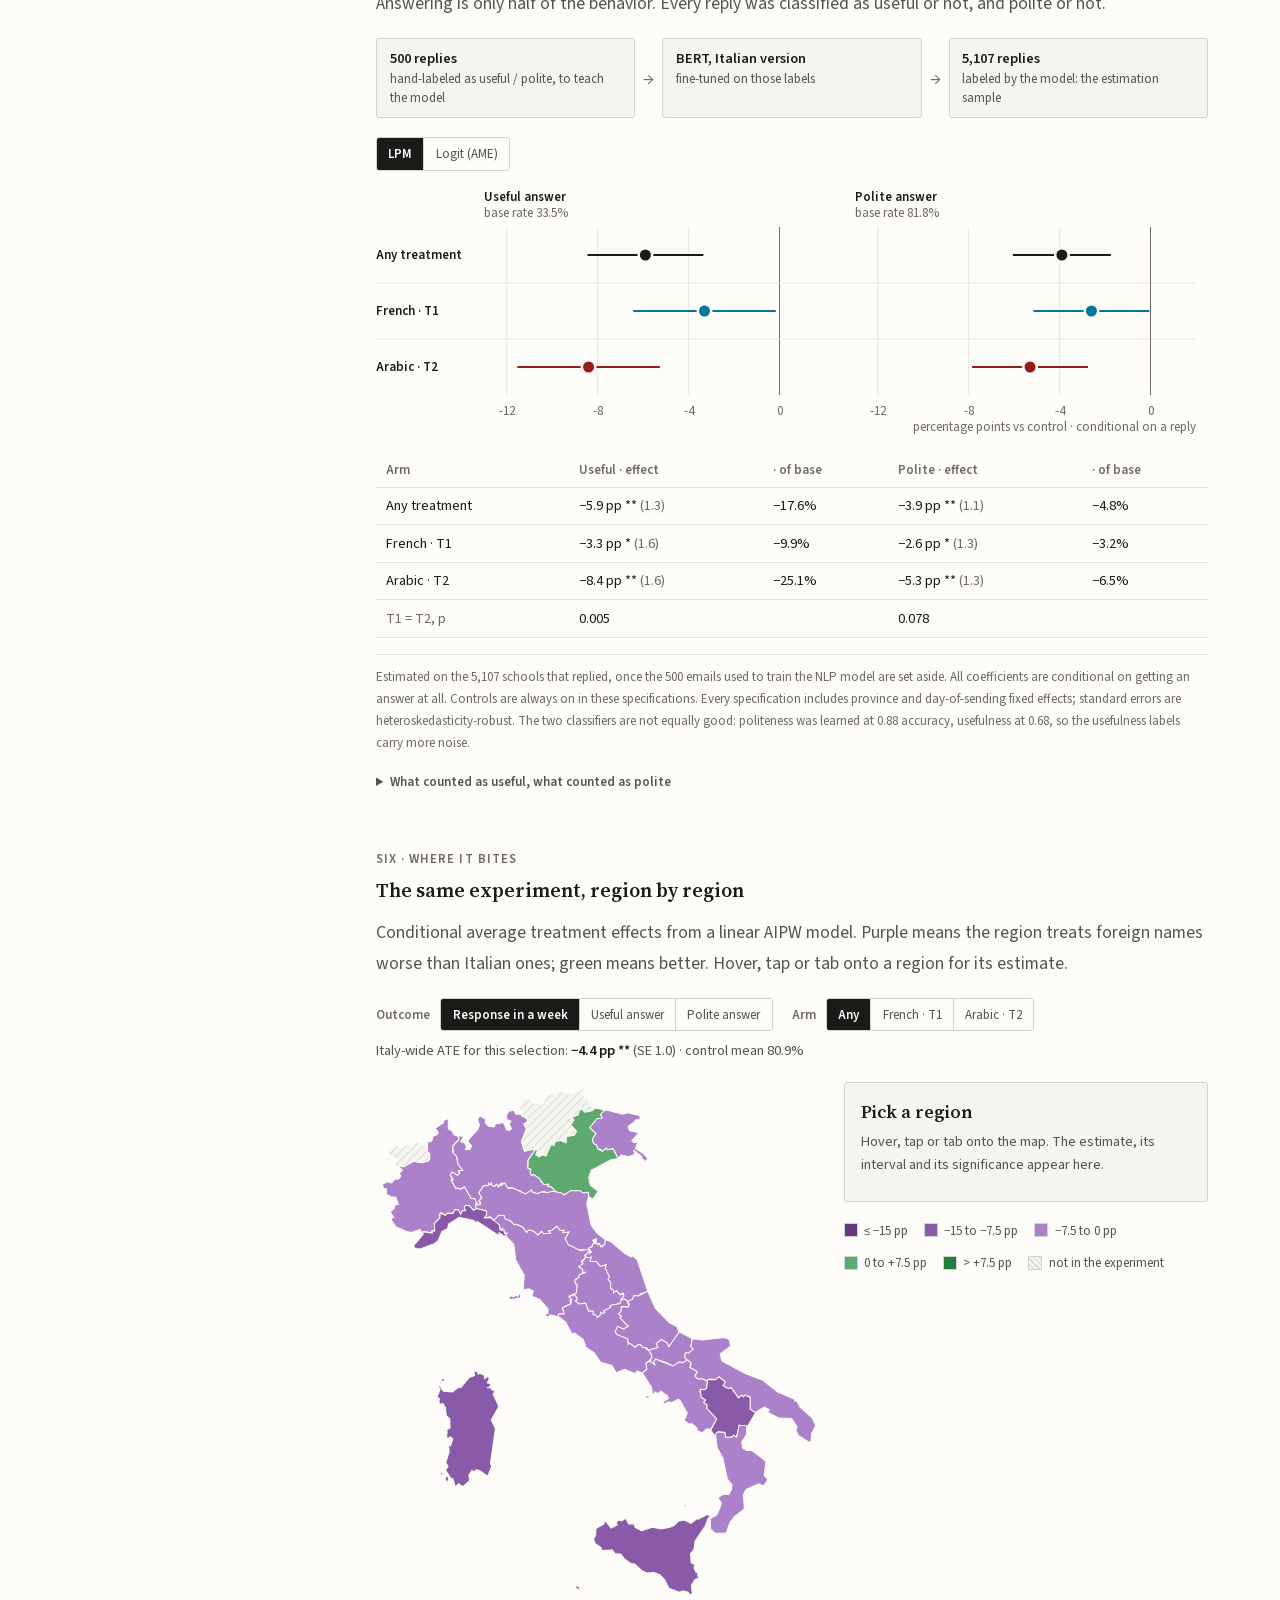
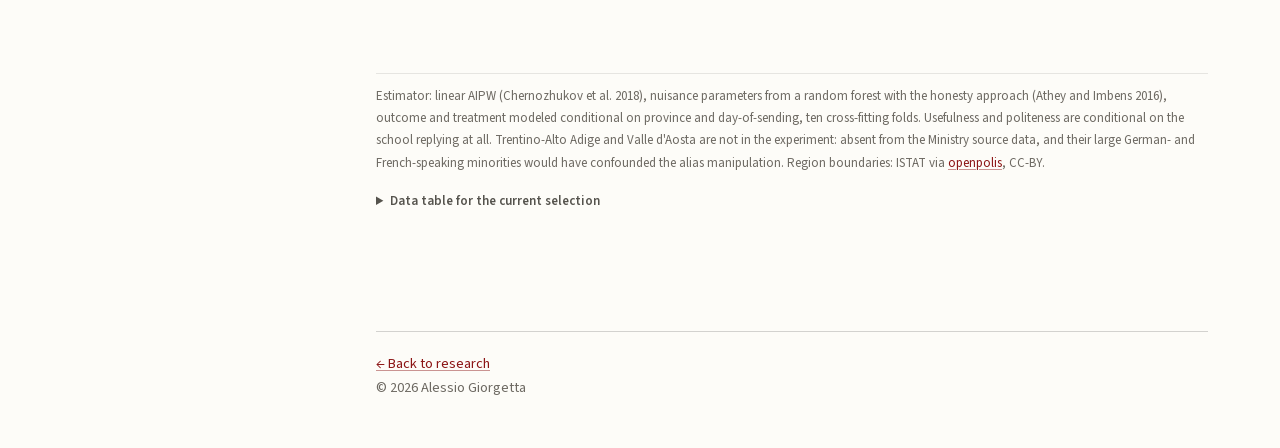
<file: school-bureaucrats.html>
<!DOCTYPE html>
<html lang="en">
<head>
<meta charset="utf-8">
<meta name="viewport" content="width=device-width, initial-scale=1">
<title>School Bureaucrats, interactive · Alessio Giorgetta</title>
<meta name="description" content="An interactive companion to the MSc thesis: the experiment, the treatment effects under every specification, the text analysis, and the regional AIPW map.">

<meta property="og:type" content="article">
<meta property="og:title" content="Do School Bureaucrats Discriminate against Foreigners? · Interactive">
<meta property="og:description" content="The experiment, the estimates under every specification, and the regional effects, explorable.">
<meta property="og:url" content="https://www.alessiogiorgetta.com/school-bureaucrats.html">
<meta property="og:image" content="https://www.alessiogiorgetta.com/assets/photo.jpg">
<meta name="twitter:card" content="summary">

<script>
  // Resolve the theme before the first paint so the page never flashes the wrong one.
  (function () {
    var saved = localStorage.getItem('theme');
    var prefersDark = window.matchMedia('(prefers-color-scheme: dark)').matches;
    document.documentElement.dataset.theme = saved || (prefersDark ? 'dark' : 'light');
  })();
</script>
<link rel="icon" href="/favicon.ico" sizes="32x32">
<link rel="icon" href="/favicon.svg" type="image/svg+xml">
<link rel="apple-touch-icon" href="/apple-touch-icon.png">
<link rel="preload" href="assets/fonts/sans-roman.woff2" as="font" type="font/woff2" crossorigin>
<link rel="preload" href="assets/fonts/serif-roman.woff2" as="font" type="font/woff2" crossorigin>
<link rel="stylesheet" href="style.css">

<style>
/* ---- page-scoped tokens: the interactive figures ----------------------------
   Arm palette and diverging map fills, VALIDATED 2026-08-12 with the dataviz
   six-checks script against the site surfaces (all-pairs CVD mode):
   light arms deltaE 18.3, dark 14.3; diverging sides pass the ordinal ramp
   checks and the two steps meeting at zero clear CVD deltaE 13.4. Control is
   a deliberate de-emphasis neutral; shape and label always carry identity. */
:root {
  --arm-ctrl: #55534d;
  --arm-fr:   #00769c;
  --arm-ar:   #941d1b;
  --div-n1: #ab81ca; --div-n2: #885aa8; --div-n3: #653882;
  --div-p1: #5da96f; --div-p2: #237c40;
}
:root[data-theme="dark"] {
  --arm-ctrl: #d0cecb;
  --arm-fr:   #409ec5;
  --arm-ar:   #c97a63;
  --div-n1: #c196e1; --div-n2: #9c70bc; --div-n3: #774e94;
  --div-p1: #6cb97e; --div-p2: #33854a;
}

/* ---- shared panel chrome ---- */
.experiment-note {
  border: 1px solid var(--rule); border-left: 3px solid var(--accent);
  background: var(--bg-inset); border-radius: var(--radius);
  padding: 0.7rem 0.9rem; margin: 0 0 1rem;
  font-size: var(--step--1); color: var(--ink-soft); max-width: none;
}

/* This page is the only route some readers will have to the thesis itself, so
   the PDF and the deck sit directly under the note rather than being buried in
   the prose. Same chip vocabulary as the cards on research.html. */
.source-chips { margin: 0 0 2.5rem; }
.panel { margin: 0 0 3.5rem; }
.eyebrow {
  font-size: var(--step--2); text-transform: uppercase; letter-spacing: 0.08em;
  color: var(--ink-faint); font-weight: 600; margin: 0 0 0.35rem;
}
.panel h3 { font-family: var(--serif); font-size: var(--step-1); font-weight: 600; margin: 0 0 0.6rem; color: var(--ink); }
.panel p.lede { color: var(--ink-soft); margin: 0 0 1.2rem; }

.seg { display: inline-flex; border: 1px solid var(--rule); border-radius: var(--radius); overflow: hidden; }
.seg button {
  font: inherit; font-size: var(--step--2); font-family: var(--sans);
  padding: 0.32rem 0.7rem; border: 0; background: var(--bg); color: var(--ink-soft);
  cursor: pointer; border-left: 1px solid var(--rule);
}
.seg button:first-child { border-left: 0; }
.seg button:hover:not(:disabled) { color: var(--ink); background: var(--bg-inset); }
.seg button[aria-pressed="true"] { background: var(--ink); color: var(--bg); font-weight: 600; }
.seg button:disabled { color: var(--rule); cursor: not-allowed; }

figure { margin: 0; }
figure svg { width: 100%; height: auto; display: block; }
.svg-txt { font-family: var(--sans); font-size: 13px; fill: var(--ink-faint); }
.svg-txt.strong { fill: var(--ink); font-weight: 600; }
.svg-txt.num { font-variant-numeric: tabular-nums; }

.figure-note {
  font-size: var(--step--2); color: var(--ink-faint); margin-top: 1rem;
  border-top: 1px solid var(--rule-soft); padding-top: 0.7rem; max-width: none;
}
.facts { font-size: var(--step--1); color: var(--ink-soft); margin-top: 0.4rem; max-width: none; }
.facts b { color: var(--ink); font-weight: 600; font-variant-numeric: tabular-nums; }

table.readout { border-collapse: collapse; width: 100%; margin-top: 1.1rem; font-size: var(--step--1); }
.readout th, .readout td { text-align: left; padding: 0.4rem 0.6rem; border-bottom: 1px solid var(--rule-soft); vertical-align: top; }
.readout th { font-size: var(--step--2); color: var(--ink-faint); font-weight: 600; }
.readout td.num { font-variant-numeric: tabular-nums; white-space: nowrap; }
/* nowrap is right for a cell holding one estimate and wrong for a cell holding
   a sentence of them: unbroken, the classifier row held the table 29px wider
   than its column on a 500px phone and pushed the page 9px sideways. */
.readout td.num.wrap { white-space: normal; }
.readout .spec-cell { display: inline-flex; align-items: center; gap: 0.5rem; }
details.datatable { margin-top: 0.9rem; font-size: var(--step--1); }
details.datatable summary { cursor: pointer; color: var(--ink-soft); font-weight: 600; font-size: var(--step--2); }

/* ---- panel 1: the email ---- */
.email {
  border: 1px solid var(--rule); border-radius: var(--radius);
  background: var(--bg-inset); padding: 1.1rem 1.2rem;
  font-family: var(--serif); line-height: 1.7;
}
.email .from {
  font-family: var(--sans); font-size: var(--step--2); color: var(--ink-faint);
  border-bottom: 1px solid var(--rule-soft); padding-bottom: 0.6rem; margin-bottom: 0.9rem;
}
.email p { margin: 0 0 0.9rem; max-width: none; }
.email p:last-child { margin-bottom: 0; }
.slot {
  font-weight: 600; color: var(--arm-active);
  border-bottom: 2px solid var(--arm-active);
  padding-bottom: 1px; white-space: nowrap;
}
.alias-picker { display: flex; flex-wrap: wrap; gap: 0.5rem; margin-top: 1.1rem; }
.alias {
  font: inherit; font-size: var(--step--1); font-family: var(--sans);
  display: inline-flex; align-items: center; gap: 0.45rem;
  padding: 0.4rem 0.8rem; border: 1px solid var(--rule); border-radius: var(--radius);
  background: var(--bg); color: var(--ink-soft); cursor: pointer;
}
.alias:hover { border-color: var(--ink-faint); color: var(--ink); }
.alias[aria-pressed="true"] { background: var(--arm); border-color: var(--arm); color: var(--bg); font-weight: 600; }
.alias[aria-pressed="true"] .mark { background: var(--bg); border-color: var(--bg); }
.mark { width: 11px; height: 11px; flex: none; display: inline-block; background: var(--arm); }
.mark.ctrl { border-radius: 50%; }
.mark.fr   { clip-path: polygon(50% 0%, 100% 100%, 0% 100%); }
.mark.ar   { border-radius: 1px; }

/* ---- panel 2: three stages ---- */
.stages { display: flex; align-items: flex-start; gap: 0.25rem; margin: 0.4rem 0 0; }
.stage { flex: 1 1 0; min-width: 0; }
.stage svg { overflow: visible; }
.stage .cap { text-align: center; margin-top: 0.7rem; max-width: none; }
.stage .cap b { display: block; color: var(--ink); font-weight: 600; font-size: var(--step--1); font-variant-numeric: tabular-nums; }
.stage .cap span { display: block; font-size: var(--step--2); color: var(--ink-faint); }
.arrow { flex: 0 0 30px; align-self: center; margin-bottom: 3.2rem; color: var(--ink-faint); }
.arrow svg { width: 100%; height: auto; display: block; }
.prov { transition: opacity 0.15s ease; }
@media (hover: hover) {
  .stage-c:hover .prov { opacity: 0.25; }
  .stage-c .prov:hover { opacity: 1; }
}
@media (prefers-reduced-motion: reduce) { .prov { transition: none; } }
@media (max-width: 34rem) {
  .stages { flex-direction: column; align-items: stretch; }
  .stage { max-width: 15rem; margin: 0 auto; }
  .arrow { flex: none; align-self: center; margin: 0.4rem 0; width: 30px; transform: rotate(90deg); }
}
.legend { display: flex; flex-wrap: wrap; gap: 1.1rem; margin: 0 0 1.5rem; font-size: var(--step--1); }
.legend > span { display: inline-flex; align-items: center; gap: 0.45rem; color: var(--ink-soft); }

/* ---- panel 4: spec cards ---- */
.spec-grid { display: grid; grid-template-columns: 1fr 1fr; gap: 1rem; margin: 0 0 1.4rem; }
@media (max-width: 38rem) { .spec-grid { grid-template-columns: 1fr; } }
.spec-card { border: 1px solid var(--rule); border-radius: var(--radius); background: var(--bg-inset); padding: 0.8rem 0.9rem; }
.spec-card.off .controls-rows { opacity: 0.35; pointer-events: none; }
.spec-head { display: flex; align-items: center; justify-content: space-between; margin-bottom: 0.55rem; gap: 0.5rem; flex-wrap: wrap; }
.spec-name { display: inline-flex; align-items: center; gap: 0.5rem; font-weight: 600; font-size: var(--step--1); color: var(--ink); }
.spec-row { display: flex; align-items: center; gap: 0.6rem; margin: 0.45rem 0; flex-wrap: wrap; }
.spec-row .lab { font-size: var(--step--2); color: var(--ink-faint); width: 4.6rem; flex: none; }
.spec-note { font-size: var(--step--2); color: var(--ink-faint); margin: 0.5rem 0 0; min-height: 1.2em; max-width: none; }
.key-dot { width: 12px; height: 12px; border-radius: 50%; flex: none; }
.key-dot.a { background: var(--ink); }
.key-dot.b { background: var(--bg); border: 2.5px solid var(--ink); }

/* ---- panel 5: pipeline strip ---- */
.steps { display: flex; align-items: stretch; gap: 0.5rem; margin: 0 0 1.2rem; flex-wrap: wrap; }
.step {
  flex: 1 1 0; min-width: 10rem;
  border: 1px solid var(--rule); border-radius: var(--radius);
  background: var(--bg-inset); padding: 0.6rem 0.8rem;
  font-size: var(--step--2); color: var(--ink-soft); line-height: 1.45;
}
.step b { display: block; color: var(--ink); font-size: var(--step--1); }
.step-arrow { align-self: center; color: var(--ink-faint); flex: none; }

/* ---- panel 6: map ---- */
.filters { display: flex; gap: 1.2rem; flex-wrap: wrap; align-items: center; margin: 0 0 0.5rem; }
.filters .lab { font-size: var(--step--2); color: var(--ink-faint); font-weight: 600; margin-right: 0.4rem; }
.ate-line { font-size: var(--step--1); color: var(--ink-soft); margin: 0.4rem 0 1.2rem; max-width: none; }
.ate-line b { color: var(--ink); font-variant-numeric: tabular-nums; }
.map-grid { display: grid; grid-template-columns: minmax(0, 1.1fr) minmax(14rem, 0.9fr); gap: 1.4rem; align-items: start; }
@media (max-width: 38rem) { .map-grid { grid-template-columns: 1fr; } }
.map-box svg { width: 100%; height: auto; display: block; max-width: 26rem; margin: 0 auto; }
.region { stroke: var(--bg); stroke-width: 1; cursor: pointer; }
.region:hover, .region:focus { stroke: var(--ink); stroke-width: 1.5; outline: none; }
.region.nosample { cursor: default; }
.region-readout {
  border: 1px solid var(--rule); border-radius: var(--radius);
  background: var(--bg-inset); padding: 0.9rem 1rem;
  position: sticky; top: 1rem;
  font-size: var(--step--1); color: var(--ink-soft); min-height: 7.5rem;
}
.region-readout b.name { display: block; font-size: var(--step-0); color: var(--ink); font-family: var(--serif); margin-bottom: 0.2rem; }
.region-readout .eff { font-size: var(--step-1); color: var(--ink); font-variant-numeric: tabular-nums; font-weight: 600; }
.region-readout .sub { display: block; margin-top: 0.3rem; }
.map-legend { display: flex; flex-wrap: wrap; gap: 0.7rem 1rem; margin: 1.1rem 0 0; font-size: var(--step--2); color: var(--ink-soft); }
.map-legend span { display: inline-flex; align-items: center; gap: 0.4rem; }
.map-legend i { width: 14px; height: 14px; border: 1px solid var(--rule); flex: none; }

/* ---- wide screens ----
   The rail in style.css hands this page a content column of up to 832px, and
   every part of the page has to agree on how that is spent. Three rules:

   1. A chart is drawn at one SVG unit per CSS pixel, so it fills the column
      and its 13px labels render at 13px. See fitW() in the script: before it,
      the SVG was stretched to the column and every label came out at 16.4px,
      larger than the body text sitting under it.
   2. Nothing is left with empty column beside it. A block either takes the
      whole width or shares its row with something that reaches the far edge.
      The site measure of 34rem stops a paragraph two thirds of the way across
      832px, which is what made the page read as a strip of text.
   3. A line that long has to be paid for, and the only thing that pays for it
      is leading. Both the lede and the notes get more of it here than the site
      default: the wider the column, the further the eye travels back to find
      the start of the next line, and the more space it needs to land on the
      right one. Two columns were the other way to spend the width, and they
      are wrong here: a one-line note under a chart would sit in a 396px box
      with the other half of the row empty, which is the thing being fixed. */
@media screen and (min-width: 64rem) {

  /* Reading matter takes the column it is given. */
  .lede { max-width: none; line-height: 1.75; }
  .figure-note { max-width: none; line-height: 1.7; }
  .facts, .ate-line { max-width: none; }

  /* The three stages are a fixed drawing, not a chart: at a third of the
     column each they stood 315px tall and read as decoration. Held at their
     drawn size, the extra width becomes space between them. */
  .stage svg { display: block; max-width: 210px; margin: 0 auto; }

  /* the map is a shape, not a line of text, so it is allowed to grow */
  .map-box svg { max-width: 30rem; }
}

/* Two rows carry a control on the right: the source links beside the note,
   the alias picker beside the email, so the alias you pick and the signature
   it changes are in view at the same time. They share one grid, which is what
   makes the two boxes the same width and lands both controls on the same edge
   as the rule under the title.

   Gated higher than the rail for the same reason the About aside is. The
   picker needs 16rem for "Omar El Haddad · Arabic, T2" to stay on one line,
   and at 64rem that would leave the email 384px, which is 45 characters of
   serif. At 70rem it gets 480px and at the 74rem cap 544px, which is exactly
   --measure. Below 70rem both rows stack and both boxes take the full
   column, so the page is never left with a short box and empty space. */
@media screen and (min-width: 70rem) {
  .intro-row, .email-row {
    display: grid; grid-template-columns: minmax(0, 1fr) 16rem;
    column-gap: 2rem; align-items: start;
  }
  .intro-row { margin-bottom: 2.5rem; } /* the gap the chips carried alone */
  .intro-row .experiment-note { margin-bottom: 0; }
  .intro-row .source-chips { margin: 0; justify-self: end; }
  .alias-picker { flex-direction: column; margin-top: 0; }
}
</style>
</head>
<body>

<a class="skip" href="#paper-body">Skip to content</a>

<div class="rail">

<header class="masthead">
  <div class="identity">
    <h1><a class="plain" href="index.html">Alessio Giorgetta</a></h1>
    <p class="role">PhD Student in Economics</p>
    <p class="affil"><a class="quiet" href="https://economics.stanford.edu">Stanford University</a></p>
    <p class="contact-line">
      <a href="mailto:alessiog@stanford.edu">alessiog@stanford.edu</a>
      <span aria-hidden="true">·</span>
      <a href="https://github.com/Alessio-Giorgetta">GitHub</a>
    </p>
  </div>
</header>

<nav aria-label="Sections">
  <a href="index.html">About</a>
  <a href="research.html">Research</a>
  <a href="cv.html">CV</a>
  <a href="personal.html">Elsewhere</a>
  <button class="theme-toggle" type="button" aria-label="Switch color theme" title="Switch color theme">
    <svg class="icon-moon" viewBox="0 0 24 24" width="17" height="17" aria-hidden="true">
      <path d="M21 12.8A9 9 0 1 1 11.2 3a7 7 0 0 0 9.8 9.8z"/>
    </svg>
    <svg class="icon-sun" viewBox="0 0 24 24" width="17" height="17" aria-hidden="true">
      <circle cx="12" cy="12" r="4.2"/>
      <path d="M12 1.8v2.4M12 19.8v2.4M4.6 4.6l1.7 1.7M17.7 17.7l1.7 1.7M1.8 12h2.4M19.8 12h2.4M4.6 19.4l1.7-1.7M17.7 6.3l1.7-1.7"/>
    </svg>
  </button>
</nav>

</div><!-- .rail -->

<main id="paper-body">

<div class="page-head">
  <div>
    <h2 class="page-title">Do School Bureaucrats Discriminate against Foreigners? Experimental Evidence from Italy</h2>
  </div>
</div>

<div class="intro-row">

  <div class="experiment-note">
    <strong>This page is an experiment</strong>, inspired by a tweet from MIT Sloan professor
    <a href="https://www.annastansbury.com">Anna Stansbury</a>: what can a paper be when it
    isn't a PDF? Check out below my (admittedly experimental) answer to that question!
  </div>

  <div class="chips source-chips">
    <a class="chip" href="assets/papers/Giorgetta_School_Bureaucrats.pdf" target="_blank" rel="noopener">Paper (PDF)</a>
    <a class="chip" href="assets/papers/Giorgetta_School_Bureaucrats_slides.pdf" target="_blank" rel="noopener">Slides</a>
  </div>

</div>

<!-- ============ PANEL 1 ============ -->
<section class="panel">
  <p class="eyebrow">One · what varies</p>
  <h3>The same email, three signatures</h3>
  <p class="lede">
    Every school received an identical inquiry about enrollment. Only the sender's name changed.
  </p>

  <div class="email-row">

    <div class="email" id="email">
      <div class="from">To: the administrative office · Subject: Enrollment inquiry</div>
      <p>Good morning, my name is <span class="slot" id="slot-a">Matteo Conti</span>.
        I will move to Bologna next year with my family. I would like to ask when the
        administrative office is open because I would like to ask some questions about
        how to enroll my son.</p>
      <p>Do I need an appointment? Are you only open during weekdays? By chance, do you
        have afternoon activities? Are there income requirements to join them or to have
        reductions of the cost?</p>
      <p>Thank you,<br><span class="slot" id="slot-b">Matteo Conti</span></p>
    </div>

    <div class="alias-picker" role="group" aria-label="Choose the sender alias">
      <button class="alias" type="button" data-arm="ctrl" aria-pressed="true">
        <span class="mark ctrl"></span> Matteo Conti · control
      </button>
      <button class="alias" type="button" data-arm="fr" aria-pressed="false">
        <span class="mark fr"></span> Antoine Lambert · French, T1
      </button>
      <button class="alias" type="button" data-arm="ar" aria-pressed="false">
        <span class="mark ar"></span> Omar El Haddad · Arabic, T2
      </button>
    </div>

  </div>

  <p class="figure-note">
    Email text translated from Italian. The municipality named in the body was
    personalized to each school. I report only three names here as an example; the
    experiment used four Italian names as controls, and two French and two Arabic names
    for treatment.
  </p>
</section>

<!-- ============ PANEL 2 ============ -->
<section class="panel">
  <p class="eyebrow">Two · how it is assigned</p>
  <h3>Randomization happened at the province stratum</h3>

  <div class="legend">
    <span><span class="mark ctrl" style="--arm: var(--arm-ctrl)"></span> Italian signature · 50%</span>
    <span><span class="mark fr" style="--arm: var(--arm-fr)"></span> French signature · 25%</span>
    <span><span class="mark ar" style="--arm: var(--arm-ar)"></span> Arabic signature · 25%</span>
  </div>

  <div class="stages">
    <div class="stage" id="stage-a">
      <p class="cap"><b>7,120</b><span>state schools</span></p>
    </div>
    <div class="arrow" aria-hidden="true">
      <svg viewBox="0 0 30 16"><path d="M0 8h23M18 3l6 5-6 5" fill="none"
        stroke="currentColor" stroke-width="1.5" stroke-linecap="round" stroke-linejoin="round"/></svg>
    </div>
    <div class="stage" id="stage-b">
      <p class="cap"><b>103</b><span>provinces</span></p>
    </div>
    <div class="arrow" aria-hidden="true">
      <svg viewBox="0 0 30 16"><path d="M0 8h23M18 3l6 5-6 5" fill="none"
        stroke="currentColor" stroke-width="1.5" stroke-linecap="round" stroke-linejoin="round"/></svg>
    </div>
    <div class="stage stage-c" id="stage-c">
      <p class="cap"><b>50 / 25 / 25</b><span>drawn within each</span></p>
    </div>
  </div>

  <p class="facts">
    <b>7,120</b> schools · <b>103</b> provinces · <b>18</b> regions ·
    sending randomized again across <b>9</b> working days
  </p>
</section>

<!-- ============ PANEL 3 ============ -->
<section class="panel">
  <p class="eyebrow">Three · the headline</p>
  <h3>The French name fares worse than the Arabic one</h3>
  <p class="lede">
    80.9% of schools answered the Italian-name control. A French signature loses six
    points of that; an Arabic one loses two and a half. Both gaps are significant, and
    so is the distance between them.
  </p>

  <div class="mode-toggle seg" role="group" aria-label="Chart scale">
    <button type="button" data-mode="bars" aria-pressed="true">Full scale</button>
    <button type="button" data-mode="zoom" aria-pressed="false">Zoom on the gap</button>
  </div>

  <figure id="levels-fig" aria-live="polite" style="margin-top:1rem"></figure>

  <p class="figure-note" id="levels-note"></p>

  <details class="datatable">
    <summary>Data table</summary>
    <table class="readout" id="levels-table"></table>
  </details>
</section>

<!-- ============ PANEL 4 ============ -->
<section class="panel">
  <p class="eyebrow">Four · the same answer, any way you ask</p>
  <h3>Build the comparison yourself</h3>
  <p class="lede">
    Effects on the response rate, in percentage points relative to the Italian-name
    control. Whiskers are 95% intervals. Pick any two specifications; the axis never
    rescales, so distances stay comparable.
  </p>

  <div class="spec-grid">
    <div class="spec-card" data-spec="A">
      <div class="spec-head">
        <span class="spec-name"><span class="key-dot a"></span> Specification A · filled</span>
      </div>
      <div class="controls-rows"></div>
      <p class="spec-note"></p>
    </div>
    <div class="spec-card" data-spec="B">
      <div class="spec-head">
        <span class="spec-name"><span class="key-dot b"></span> Specification B · hollow</span>
        <div class="seg" role="group" aria-label="Toggle specification B">
          <button type="button" data-b="on" aria-pressed="true">On</button>
          <button type="button" data-b="off" aria-pressed="false">Off</button>
        </div>
      </div>
      <div class="controls-rows"></div>
      <p class="spec-note"></p>
    </div>
  </div>

  <figure id="coef-fig" aria-live="polite"></figure>

  <table class="readout" id="coef-table"></table>

  <p class="figure-note">
    Every specification includes province and day-of-sending fixed effects; standard
    errors are heteroskedasticity-robust. Logit coefficients are presented as average
    marginal effects. Post-double LASSO follows Belloni, Chernozhukov and Hansen (2014).
    The one-day outcome was only estimated with the LPM. N = 7,120 throughout.
  </p>
</section>

<!-- ============ PANEL 5 ============ -->
<section class="panel">
  <p class="eyebrow">Five · the replies themselves</p>
  <h3>When they do answer, what do they say?</h3>
  <p class="lede">
    Answering is only half of the behavior. Every reply was classified as useful or not,
    and polite or not.
  </p>

  <div class="steps" aria-label="Text-analysis pipeline">
    <div class="step"><b>500 replies</b> hand-labeled as useful / polite, to teach the model</div>
    <div class="step-arrow" aria-hidden="true">→</div>
    <div class="step"><b>BERT, Italian version</b> fine-tuned on those labels</div>
    <div class="step-arrow" aria-hidden="true">→</div>
    <div class="step"><b>5,107 replies</b> labeled by the model: the estimation sample</div>
  </div>

  <div class="seg" id="nlp-toggle" role="group" aria-label="Estimator for the text outcomes">
    <button type="button" data-nlpest="lpm" aria-pressed="true">LPM</button>
    <button type="button" data-nlpest="logit" aria-pressed="false">Logit (AME)</button>
  </div>

  <figure id="nlp-fig" aria-live="polite" style="margin-top:1rem"></figure>

  <table class="readout" id="nlp-table"></table>

  <p class="figure-note">
    Estimated on the 5,107 schools that replied, once the 500 emails used to train the
    NLP model are set aside. All coefficients are conditional on getting an answer at all.
    Controls are always on in these specifications. Every specification includes province
    and day-of-sending fixed effects; standard errors are heteroskedasticity-robust. The
    two classifiers are not equally good: politeness was learned at 0.88 accuracy,
    usefulness at 0.68, so the usefulness labels carry more noise.
  </p>

  <details class="datatable">
    <summary>What counted as useful, what counted as polite</summary>
    <table class="readout">
      <tr><th>Useful</th><td>Contains any information beyond the administrative office's
        opening hours; a phone number to call was enough. Not useful if even the opening
        hours are missing.</td></tr>
      <tr><th>Polite</th><td>Includes openings and greetings, uses the formal Lei or Voi
        form, no capslock.</td></tr>
      <tr><th>Classifier</th><td class="num wrap">Usefulness: accuracy 0.680 · F1 0.675 ·
        precision 0.684 · recall 0.680.<br>Politeness: accuracy 0.88 · F1 0.874 ·
        precision 0.883 · recall 0.88.</td></tr>
    </table>
  </details>
</section>

<!-- ============ PANEL 6 ============ -->
<section class="panel">
  <p class="eyebrow">Six · where it bites</p>
  <h3>The same experiment, region by region</h3>
  <p class="lede">
    Conditional average treatment effects from a linear AIPW model. Purple means the
    region treats foreign names worse than Italian ones; green means better. Hover, tap
    or tab onto a region for its estimate.
  </p>

  <div class="filters">
    <span><span class="lab">Outcome</span>
      <span class="seg" role="group" aria-label="Outcome" id="sel-outcome">
        <button type="button" data-v="response_1w" aria-pressed="true">Response in a week</button>
        <button type="button" data-v="usefulness" aria-pressed="false">Useful answer</button>
        <button type="button" data-v="politeness" aria-pressed="false">Polite answer</button>
      </span>
    </span>
    <span><span class="lab">Arm</span>
      <span class="seg" role="group" aria-label="Treatment arm" id="sel-arm">
        <button type="button" data-v="any" aria-pressed="true">Any</button>
        <button type="button" data-v="french" aria-pressed="false">French · T1</button>
        <button type="button" data-v="arabic" aria-pressed="false">Arabic · T2</button>
      </span>
    </span>
  </div>
  <p class="ate-line" id="ate-line" aria-live="polite"></p>

  <div class="map-grid">
    <div class="map-box" id="map-box"></div>
    <div>
      <div class="region-readout" id="readout" aria-live="polite"></div>
      <div class="map-legend" id="map-legend"></div>
    </div>
  </div>

  <p class="figure-note">
    Estimator: linear AIPW (Chernozhukov et al. 2018), nuisance parameters from a random
    forest with the honesty approach (Athey and Imbens 2016), outcome and treatment
    modeled conditional on province and day-of-sending, ten cross-fitting folds.
    Usefulness and politeness are conditional on the school replying at all.
    Trentino-Alto Adige and Valle d'Aosta are not in the experiment: absent from the
    Ministry source data, and their large German- and French-speaking minorities would
    have confounded the alias manipulation. Region boundaries: ISTAT via
    <a href="https://github.com/openpolis/geojson-italy">openpolis</a>, CC-BY.
  </p>

  <details class="datatable">
    <summary>Data table for the current selection</summary>
    <table class="readout" id="map-table"></table>
  </details>
</section>

</main>

<footer>
  <p><a href="research.html">← Back to research</a></p>
  <p>© <span id="year">2026</span> Alessio Giorgetta</p>
</footer>

<script src="assets/data/school_bureaucrats_estimates.js"></script>
<script src="assets/data/italy_regions.js"></script>

<script>
/* ================= shared helpers ================= */

var Z = 1.959964; // 95%
var MINUS = '−';
function fmt1(x) { return (x < 0 ? MINUS : '') + Math.abs(x).toFixed(1); }
function fmtPP(coef) { return fmt1(coef * 100) + ' pp'; }
function fmtPct(x) { return (x * 100).toFixed(1) + '%'; }
function ci(coef, se) { return [coef - Z * se, coef + Z * se]; }
function el(q, root) { return (root || document).querySelector(q); }
function els(q, root) { return Array.prototype.slice.call((root || document).querySelectorAll(q)); }

/* Every chart below is drawn into a viewBox and then stretched to its box, so
   the whole drawing scales with the column: labels included. That was fine
   while the column was 640px and the drawings were 660 units wide, and stopped
   being fine when the rail gave this page 832px, because a 13px label came out
   at 16.4px, bigger than the body text around it.
   So the drawing is measured to the box instead of stretched to it: the
   viewBox is as many units wide as the box is CSS pixels, and one unit renders
   as one pixel. Below the design width the old behavior is kept, i.e. the
   drawing scales down rather than being cramped, which is what a phone gets. */
var DESIGN_W = 660;
function fitW(node) {
  var w = node ? Math.round(node.getBoundingClientRect().width) : 0;
  return Math.max(DESIGN_W, w);
}

var ARMS = [
  { id: 'any',    label: 'Any treatment', hue: 'var(--ink)' },
  { id: 'french', label: 'French · T1',   hue: 'var(--arm-fr)' },
  { id: 'arabic', label: 'Arabic · T2',   hue: 'var(--arm-ar)' }
];

/* ================= panels 1 and 2: the design ================= */

(function () {
  var NAMES = {
    ctrl: { name: 'Matteo Conti',    color: 'var(--arm-ctrl)' },
    fr:   { name: 'Antoine Lambert', color: 'var(--arm-fr)' },
    ar:   { name: 'Omar El Haddad',  color: 'var(--arm-ar)' }
  };
  var slotA = el('#slot-a'), slotB = el('#slot-b');
  var aliases = els('.alias');
  aliases.forEach(function (btn) {
    btn.style.setProperty('--arm', NAMES[btn.dataset.arm].color);
    btn.addEventListener('click', function () {
      aliases.forEach(function (b) { b.setAttribute('aria-pressed', String(b === btn)); });
      slotA.textContent = slotB.textContent = NAMES[btn.dataset.arm].name;
      el('#email').style.setProperty('--arm-active', NAMES[btn.dataset.arm].color);
    });
  });
  el('#email').style.setProperty('--arm-active', NAMES.ctrl.color);

  /* Five provinces, every size divisible by four so 50/25/25 lands on whole
     schools. Seeded so the layout is identical on every load. */
  var PROV = [
    { cx:  58, cy:  44, rx: 42, ry: 30, n: 12 },
    { cx: 150, cy:  60, rx: 40, ry: 32, n: 12 },
    { cx:  52, cy: 130, rx: 40, ry: 30, n:  8 },
    { cx: 150, cy: 146, rx: 42, ry: 34, n: 16 },
    { cx:  90, cy: 215, rx: 52, ry: 30, n:  8 }
  ];
  function rng(seed) {
    return function () {
      seed |= 0; seed = seed + 0x6D2B79F5 | 0;
      var t = Math.imul(seed ^ seed >>> 15, 1 | seed);
      t = t + Math.imul(t ^ t >>> 7, 61 | t) ^ t;
      return ((t ^ t >>> 14) >>> 0) / 4294967296;
    };
  }
  function scatter(p, rand) {
    var pts = [], guard = 0;
    while (pts.length < p.n && guard++ < 6000) {
      var a = rand() * Math.PI * 2, r = Math.sqrt(rand()) * 0.84;
      var x = p.cx + Math.cos(a) * p.rx * r;
      var y = p.cy + Math.sin(a) * p.ry * r;
      var clear = pts.every(function (q) {
        return (q.x - x) * (q.x - x) + (q.y - y) * (q.y - y) > 132;
      });
      if (clear) pts.push({ x: x, y: y });
    }
    return pts;
  }
  function armDraw(n, rand) {
    var a = Array(n / 2).fill('ctrl').concat(Array(n / 4).fill('fr')).concat(Array(n / 4).fill('ar'));
    for (var i = a.length - 1; i > 0; i--) {
      var j = Math.floor(rand() * (i + 1));
      var t = a[i]; a[i] = a[j]; a[j] = t;
    }
    return a;
  }
  var rand = rng(20260812);
  var LAYOUT = PROV.map(function (p) { return { p: p, pts: scatter(p, rand), arm: armDraw(p.n, rand) }; });
  var SHAPE = {
    ctrl: function (x, y) { return '<circle cx="' + x + '" cy="' + y + '" r="4" fill="var(--arm-ctrl)"/>'; },
    fr: function (x, y) {
      return '<path d="M0,-4.8 4.2,3.2 -4.2,3.2Z" fill="var(--arm-fr)" transform="translate(' + x + ',' + y + ')"/>';
    },
    ar: function (x, y) {
      return '<rect x="-3.6" y="-3.6" width="7.2" height="7.2" rx="1" fill="var(--arm-ar)" transform="translate(' + x + ',' + y + ')"/>';
    }
  };
  var ARM_NAME = { ctrl: 'Italian', fr: 'French', ar: 'Arabic' };
  function renderStage(stage, mode) {
    var svg = '<svg viewBox="0 0 200 250" role="img" aria-label="' + ({
      a: 'Every state school in Italy, as unassigned points.',
      b: 'The same schools, enclosed one ring per province.',
      c: 'The same schools, each drawn into one of three arms inside its own province.'
    })[mode] + '">';
    LAYOUT.forEach(function (g, i) {
      var body = '';
      if (mode !== 'a') {
        body += '<ellipse cx="' + g.p.cx + '" cy="' + g.p.cy + '" rx="' + g.p.rx +
                '" ry="' + g.p.ry + '" fill="var(--bg-inset)" stroke="var(--rule)"/>';
      }
      g.pts.forEach(function (pt, k) {
        var x = pt.x.toFixed(1), y = pt.y.toFixed(1);
        body += mode === 'c'
          ? SHAPE[g.arm[k]](x, y)
          : '<circle cx="' + x + '" cy="' + y + '" r="4" fill="none" stroke="var(--ink-faint)" stroke-width="1.3"/>';
      });
      svg += mode === 'a' ? body
        : '<g class="prov"><title>Province ' + (i + 1) + ' · ' + g.p.n + ' schools' +
          (mode === 'c' ? ', split ' + (g.p.n / 2) + ' ' + ARM_NAME.ctrl + ' · ' +
            (g.p.n / 4) + ' ' + ARM_NAME.fr + ' · ' + (g.p.n / 4) + ' ' + ARM_NAME.ar : '') +
          '</title>' + body + '</g>';
    });
    stage.insertAdjacentHTML('afterbegin', svg + '</svg>');
  }
  renderStage(el('#stage-a'), 'a');
  renderStage(el('#stage-b'), 'b');
  renderStage(el('#stage-c'), 'c');
})();

/* ================= panels 3 to 5: pure ================= */

var OUTCOMES = { '1w': 'response_1w', '1d': 'response_1d' };
var EST_LABEL = { lpm: 'LPM', logit: 'Logit (AME)', pdlasso: 'Post-double LASSO' };
var OUT_LABEL = { '1w': '1-week response', '1d': '1-day response' };
var CTRL_LABEL = { no: 'no controls', yes: 'with controls', sel: 'method-selected controls' };

function specKey(s) {
  return OUTCOMES[s.outcome] + '|' + s.est + '|' + (s.ctrl === 'sel' ? 'selected' : s.ctrl === 'yes');
}
function specLabel(s) {
  return OUT_LABEL[s.outcome] + ' · ' + EST_LABEL[s.est] + ' · ' + CTRL_LABEL[s.ctrl];
}
function normalize(s) {
  var out = { outcome: s.outcome, est: s.est, ctrl: s.ctrl };
  if (out.outcome === '1d') out.est = 'lpm';
  if (out.est === 'pdlasso') out.ctrl = 'sel';
  else if (out.ctrl === 'sel') out.ctrl = 'no';
  return out;
}
function indexData(data) {
  var est = {}, joint = {};
  data.estimates.forEach(function (e) {
    if (e.outcome !== 'response_1w' && e.outcome !== 'response_1d') return;
    est[e.outcome + '|' + e.estimator + '|' + e.controls + '|' + e.arm] = e;
  });
  data.joint_tests.forEach(function (j) {
    if (j.outcome !== 'response_1w' && j.outcome !== 'response_1d') return;
    joint[j.outcome + '|' + j.estimator + '|' + j.controls] = j;
  });
  return {
    get: function (s, arm) { var p = specKey(s).split('|'); return est[p[0] + '|' + p[1] + '|' + p[2] + '|' + arm]; },
    joint: function (s) { var p = specKey(s).split('|'); return joint[p[0] + '|' + p[1] + '|' + p[2]]; }
  };
}

var LV = {
  W: 660, H: 300,
  padL: 52, padR: 16, padT: 24, padB: 52,
  arms: [
    { id: 'ctrl', label: 'Italian signature', sub: 'control · N = 3,582', hue: 'var(--arm-ctrl)' },
    { id: 'fr',   label: 'French signature',  sub: 'T1 · N = 1,794',      hue: 'var(--arm-fr)' },
    { id: 'ar',   label: 'Arabic signature',  sub: 'T2 · N = 1,744',      hue: 'var(--arm-ar)' }
  ]
};
function levelsModel(data) {
  var cm = 0.809, get = indexData(data).get;
  var spec = { outcome: '1w', est: 'lpm', ctrl: 'no' };
  var f = get(spec, 'french'), a = get(spec, 'arabic');
  return {
    ctrl: { level: cm, beta: null },
    fr:   { level: cm + f.est[0], beta: f },
    ar:   { level: cm + a.est[0], beta: a }
  };
}
function levelsSVG(m, mode) {
  var W = LV.W, H = LV.H, padL = LV.padL, padT = LV.padT;
  var plotW = W - padL - LV.padR, plotH = H - padT - LV.padB;
  var dom = mode === 'bars' ? [0, 1] : [0.65, 0.85];
  function y(v) { return padT + plotH * (1 - (v - dom[0]) / (dom[1] - dom[0])); }
  /* Never tighter than the 150 units the chart was drawn at, wider when the
     column gives the plot room: otherwise the three arms huddle in the middle
     of an 832px canvas. Below the design width this is still a flat 150, so a
     phone renders exactly what it rendered before. */
  var mid = padL + plotW / 2, gap = Math.max(150, plotW * 0.25);
  var xs = [mid - gap, mid, mid + gap];

  var s = '<svg viewBox="0 0 ' + W + ' ' + H + '" role="img" aria-label="Response rates within one week by arm">';
  var ticks = mode === 'bars' ? [0, 0.25, 0.5, 0.75, 1] : [0.65, 0.70, 0.75, 0.80, 0.85];
  ticks.forEach(function (t) {
    s += '<line x1="' + padL + '" x2="' + (W - LV.padR) + '" y1="' + y(t) + '" y2="' + y(t) +
         '" stroke="var(--rule-soft)" stroke-width="1"/>';
    s += '<text class="svg-txt num" x="' + (padL - 8) + '" y="' + (y(t) + 4) + '" text-anchor="end">' +
         Math.round(t * 100) + '%</text>';
  });

  LV.arms.forEach(function (arm, i) {
    var v = m[arm.id].level, cx = xs[i];
    var tip = arm.label + ': ' + fmtPct(v);
    if (m[arm.id].beta) {
      var b = m[arm.id].beta, c = ci(b.est[0], b.est[1]);
      tip += ' · effect ' + fmtPP(b.est[0]) + b.est[2] +
             ' [' + fmt1(c[0] * 100) + ', ' + fmt1(c[1] * 100) + ']';
    }
    if (mode === 'bars') {
      var w = Math.round(24 * W / 660), x0 = cx - w / 2, yTop = y(v), r = 4;
      s += '<g><title>' + tip + '</title>';
      s += '<path d="M' + x0 + ',' + y(0) + ' V' + (yTop + r) +
           ' Q' + x0 + ',' + yTop + ' ' + (x0 + r) + ',' + yTop +
           ' H' + (x0 + w - r) +
           ' Q' + (x0 + w) + ',' + yTop + ' ' + (x0 + w) + ',' + (yTop + r) +
           ' V' + y(0) + ' Z" fill="' + arm.hue + '"/>';
      s += '<text class="svg-txt strong num" x="' + cx + '" y="' + (yTop - 8) +
           '" text-anchor="middle">' + fmtPct(v) + '</text>';
      s += '<rect x="' + (x0 - 14) + '" y="' + padT + '" width="' + (w + 28) + '" height="' + plotH +
           '" fill="transparent"/></g>';
    } else {
      s += '<g><title>' + tip + '</title>';
      if (m[arm.id].beta) {
        var cc = ci(m[arm.id].beta.est[0], m[arm.id].beta.est[1]);
        s += '<line x1="' + cx + '" x2="' + cx + '" y1="' + y(0.809 + cc[0]) + '" y2="' + y(0.809 + cc[1]) +
             '" stroke="' + arm.hue + '" stroke-width="2"/>';
      }
      s += '<circle cx="' + cx + '" cy="' + y(v) + '" r="8" fill="var(--bg)"/>' +
           '<circle cx="' + cx + '" cy="' + y(v) + '" r="6" fill="' + arm.hue + '"/>';
      var lbl = m[arm.id].beta
        ? 'β = ' + fmtPP(m[arm.id].beta.est[0]) + ' ' + m[arm.id].beta.est[2]
        : fmtPct(v) + ' · reference';
      s += '<text class="svg-txt num" x="' + (cx + 14) + '" y="' + (y(v) + 4) + '">' + lbl + '</text>';
      s += '<rect x="' + (cx - 30) + '" y="' + padT + '" width="60" height="' + plotH +
           '" fill="transparent"/></g>';
    }
    s += '<text class="svg-txt strong" x="' + cx + '" y="' + (H - 30) + '" text-anchor="middle">' + arm.label + '</text>';
    s += '<text class="svg-txt num" x="' + cx + '" y="' + (H - 12) + '" text-anchor="middle">' + arm.sub + '</text>';
  });

  s += '<line x1="' + padL + '" x2="' + (W - LV.padR) + '" y1="' + y(dom[0]) + '" y2="' + y(dom[0]) +
       '" stroke="var(--ink-faint)" stroke-width="1"/>';
  return s + '</svg>';
}

var CF = {
  W: 660, padL: 108, padR: 20, padT: 14, rowH: 64, axisH: 40,
  dom: [-0.13, 0.03],
  ticks: [-0.12, -0.10, -0.08, -0.06, -0.04, -0.02, 0, 0.02]
};
function cfX(v) {
  var plotW = CF.W - CF.padL - CF.padR;
  return CF.padL + plotW * (v - CF.dom[0]) / (CF.dom[1] - CF.dom[0]);
}
function coefSVG(idx, specs) {
  var H = CF.padT + ARMS.length * CF.rowH + CF.axisH;
  var s = '<svg viewBox="0 0 ' + CF.W + ' ' + H +
    '" role="img" aria-label="Treatment effects with 95% intervals under the chosen specifications">';
  var plotBottom = CF.padT + ARMS.length * CF.rowH;
  CF.ticks.forEach(function (t) {
    var x = cfX(t), zero = Math.abs(t) < 1e-9;
    s += '<line x1="' + x + '" x2="' + x + '" y1="' + CF.padT + '" y2="' + plotBottom +
         '" stroke="' + (zero ? 'var(--ink-faint)' : 'var(--rule-soft)') + '" stroke-width="1"/>';
    s += '<text class="svg-txt num" x="' + x + '" y="' + (plotBottom + 20) + '" text-anchor="middle">' +
         (t > 0 ? '+' : '') + Math.round(t * 100) + '</text>';
  });
  s += '<text class="svg-txt" x="' + (CF.W - CF.padR) + '" y="' + (plotBottom + 36) +
       '" text-anchor="end">percentage points vs control</text>';

  ARMS.forEach(function (arm, i) {
    var yMid = CF.padT + i * CF.rowH + CF.rowH / 2;
    if (i > 0) s += '<line x1="0" x2="' + (CF.W - CF.padR) + '" y1="' + (CF.padT + i * CF.rowH) +
      '" y2="' + (CF.padT + i * CF.rowH) + '" stroke="var(--rule-soft)" stroke-width="1"/>';
    s += '<text class="svg-txt strong" x="0" y="' + (yMid + 4) + '">' + arm.label + '</text>';
    specs.forEach(function (sp) {
      var rec = idx.get(sp.spec, arm.id);
      if (!rec) return;
      var coef = rec.est[0], se = rec.est[1], stars = rec.est[2];
      var cc = ci(coef, se);
      var yy = specs.length === 1 ? yMid : (sp.style === 'A' ? yMid - 9 : yMid + 11);
      var hue = arm.hue;
      var tip = sp.style + ' · ' + specLabel(sp.spec) + ' · ' + arm.label + ': ' +
        fmtPP(coef) + (stars ? ' ' + stars : '') +
        ' [' + fmt1(cc[0] * 100) + ', ' + fmt1(cc[1] * 100) + '] · SE ' + fmt1(se * 100);
      s += '<g><title>' + tip + '</title>';
      s += '<line x1="' + cfX(cc[0]) + '" x2="' + cfX(cc[1]) + '" y1="' + yy + '" y2="' + yy +
           '" stroke="' + hue + '" stroke-width="2"/>';
      s += '<circle cx="' + cfX(coef) + '" cy="' + yy + '" r="8" fill="var(--bg)"/>';
      s += sp.style === 'A'
        ? '<circle cx="' + cfX(coef) + '" cy="' + yy + '" r="5.5" fill="' + hue + '"/>'
        : '<circle cx="' + cfX(coef) + '" cy="' + yy + '" r="5" fill="var(--bg)" stroke="' + hue + '" stroke-width="2.5"/>';
      s += '<rect x="' + (cfX(cc[0]) - 8) + '" y="' + (yy - 12) + '" width="' +
           (cfX(cc[1]) - cfX(cc[0]) + 16) + '" height="24" fill="transparent"/></g>';
    });
  });
  return s + '</svg>';
}

var NLP = {
  W: 660, padL: 108, padR: 12, padT: 40, rowH: 56, axisH: 40, gapF: 30,
  dom: [-0.13, 0.02],
  ticks: [-0.12, -0.08, -0.04, 0],
  facets: [
    { id: 'usefulness', title: 'Useful answer' },
    { id: 'politeness', title: 'Polite answer' }
  ]
};
/* The authority rule lives here: for the text outcomes the LPM rows exist in
   two variants and only "slides" may be displayed. Logit rows are unique. */
function nlpIndex(data) {
  var store = {}, joint = {};
  data.estimates.forEach(function (e) {
    if (e.outcome !== 'usefulness' && e.outcome !== 'politeness') return;
    if (e.estimator === 'lpm' && e.variant !== 'slides') return;
    store[e.outcome + '|' + e.estimator + '|' + e.arm] = e;
  });
  data.joint_tests.forEach(function (j) {
    if (j.outcome !== 'usefulness' && j.outcome !== 'politeness') return;
    if (j.estimator === 'lpm' && j.variant !== 'slides') return;
    joint[j.outcome + '|' + j.estimator] = j;
  });
  return {
    get: function (outcome, est, arm) { return store[outcome + '|' + est + '|' + arm]; },
    joint: function (outcome, est) { return joint[outcome + '|' + est]; }
  };
}
function nlpSVG(nidx, est) {
  var facetW = (NLP.W - NLP.padL - NLP.padR - NLP.gapF) / 2;
  var H = NLP.padT + ARMS.length * NLP.rowH + NLP.axisH;
  function fx(f, v) {
    var x0 = NLP.padL + f * (facetW + NLP.gapF);
    return x0 + facetW * (v - NLP.dom[0]) / (NLP.dom[1] - NLP.dom[0]);
  }
  var plotBottom = NLP.padT + ARMS.length * NLP.rowH;
  var s = '<svg viewBox="0 0 ' + NLP.W + ' ' + H +
    '" role="img" aria-label="Treatment effects on usefulness and politeness of replies, with 95% intervals">';
  NLP.facets.forEach(function (facet, f) {
    var base = nidx.get(facet.id, est, 'any').control_mean;
    s += '<text class="svg-txt strong" x="' + fx(f, NLP.dom[0]) + '" y="14">' + facet.title + '</text>';
    s += '<text class="svg-txt num" x="' + fx(f, NLP.dom[0]) + '" y="30">base rate ' + fmtPct(base) + '</text>';
    NLP.ticks.forEach(function (t) {
      var x = fx(f, t), zero = Math.abs(t) < 1e-9;
      s += '<line x1="' + x + '" x2="' + x + '" y1="' + NLP.padT + '" y2="' + plotBottom +
           '" stroke="' + (zero ? 'var(--ink-faint)' : 'var(--rule-soft)') + '" stroke-width="1"/>';
      s += '<text class="svg-txt num" x="' + x + '" y="' + (plotBottom + 20) + '" text-anchor="middle">' +
           Math.round(t * 100) + '</text>';
    });
    ARMS.forEach(function (arm, i) {
      var yMid = NLP.padT + i * NLP.rowH + NLP.rowH / 2;
      if (f === 0) {
        s += '<text class="svg-txt strong" x="0" y="' + (yMid + 4) + '">' + arm.label + '</text>';
        if (i > 0) s += '<line x1="0" x2="' + (NLP.W - NLP.padR) + '" y1="' + (NLP.padT + i * NLP.rowH) +
          '" y2="' + (NLP.padT + i * NLP.rowH) + '" stroke="var(--rule-soft)" stroke-width="1"/>';
      }
      var rec = nidx.get(facet.id, est, arm.id);
      if (!rec) return;
      var coef = rec.est[0], se = rec.est[1], stars = rec.est[2];
      var cc = ci(coef, se), hue = arm.hue;
      var tip = facet.title + ' · ' + arm.label + ': ' + fmtPP(coef) + (stars ? ' ' + stars : '') +
        ' [' + fmt1(cc[0] * 100) + ', ' + fmt1(cc[1] * 100) + '] · SE ' + fmt1(se * 100) +
        ' · ' + fmt1(coef / rec.control_mean * 100) + '% of the base rate · N = 5,107';
      s += '<g><title>' + tip + '</title>';
      s += '<line x1="' + fx(f, cc[0]) + '" x2="' + fx(f, cc[1]) + '" y1="' + yMid + '" y2="' + yMid +
           '" stroke="' + hue + '" stroke-width="2"/>';
      s += '<circle cx="' + fx(f, coef) + '" cy="' + yMid + '" r="8" fill="var(--bg)"/>';
      s += '<circle cx="' + fx(f, coef) + '" cy="' + yMid + '" r="5.5" fill="' + hue + '"/>';
      s += '<rect x="' + (fx(f, cc[0]) - 8) + '" y="' + (yMid - 12) + '" width="' +
           (fx(f, cc[1]) - fx(f, cc[0]) + 16) + '" height="24" fill="transparent"/></g>';
    });
  });
  s += '<text class="svg-txt" x="' + (NLP.W - NLP.padR) + '" y="' + (plotBottom + 36) +
       '" text-anchor="end">percentage points vs control · conditional on a reply</text>';
  return s + '</svg>';
}

/* ================= panel 6: pure ================= */

var MAP_OUT_LABEL = {
  response_1w: 'response within a week',
  usefulness: 'useful answer',
  politeness: 'polite answer'
};
var MAP_ARM_LABEL = { any: 'any treatment', french: 'French alias (T1)', arabic: 'Arabic alias (T2)' };

var BINS = [
  { max: -15,      cls: 'n3', fill: 'var(--div-n3)', label: '≤ −15' },
  { max: -7.5,     cls: 'n2', fill: 'var(--div-n2)', label: '−15 to −7.5' },
  { max: 0,        cls: 'n1', fill: 'var(--div-n1)', label: '−7.5 to 0' },
  { max: 7.5,      cls: 'p1', fill: 'var(--div-p1)', label: '0 to +7.5' },
  { max: Infinity, cls: 'p2', fill: 'var(--div-p2)', label: '> +7.5' }
];
function binOf(coef) {
  var pp = coef * 100;
  for (var i = 0; i < BINS.length; i++) if (pp <= BINS[i].max) return BINS[i];
  return BINS[BINS.length - 1];
}
function cateFor(data, outcome) { return data.cate_regions.outcomes[outcome]; }
function regionRecord(data, outcome, arm, iso) {
  var o = cateFor(data, outcome);
  for (var i = 0; i < o.regions.length; i++) if (o.regions[i].iso === iso) return o.regions[i];
  return null;
}
function readoutText(data, outcome, arm, iso, geoName) {
  var excluded = (data.cate_regions.excluded_regions || []).some(function (r) { return r.iso === iso; });
  if (excluded) {
    return { name: geoName, eff: 'Not in the experiment',
      sub: 'Absent from the Ministry data; a large German- or French-speaking minority would have confounded the alias manipulation.' };
  }
  var r = regionRecord(data, outcome, arm, iso);
  var v = r[arm], cc = ci(v[0], v[1]);
  var sig = v[2] === '**' ? 'significant at the 1% level'
          : v[2] === '*'  ? 'significant at the 5% level'
          : v[2] === '~'  ? 'significant at the 10% level'
          : 'not distinguishable from zero at the 10% level';
  return {
    name: r.name,
    eff: fmtPP(v[0]) + (v[2] ? ' ' + v[2] : ''),
    sub: MAP_OUT_LABEL[outcome] + ' · ' + MAP_ARM_LABEL[arm] + ' · 95% CI [' + fmt1(cc[0] * 100) +
         ', ' + fmt1(cc[1] * 100) + '] · SE ' + fmt1(v[1] * 100) + ' · ' + sig + '.'
  };
}
function mapSVG(data, geo, viewBox, outcome, arm) {
  var excluded = {};
  (data.cate_regions.excluded_regions || []).forEach(function (r) { excluded[r.iso] = true; });
  var s = '<svg viewBox="' + viewBox + '" role="group" aria-label="Map of Italian regions, ' +
    MAP_OUT_LABEL[outcome] + ', ' + MAP_ARM_LABEL[arm] + '">';
  s += '<defs><pattern id="nosample" width="6" height="6" patternUnits="userSpaceOnUse" ' +
       'patternTransform="rotate(45)"><rect width="6" height="6" fill="var(--bg-inset)"/>' +
       '<line x1="0" y1="0" x2="0" y2="6" stroke="var(--rule)" stroke-width="1.4"/></pattern></defs>';
  Object.keys(geo).forEach(function (iso) {
    var g = geo[iso];
    if (excluded[iso]) {
      s += '<path class="region nosample" d="' + g.d + '" fill="url(#nosample)" data-iso="' + iso +
           '" tabindex="0" role="img" aria-label="' + g.name + ': not in the experiment">' +
           '<title>' + g.name + ' · not in the experiment</title></path>';
      return;
    }
    var r = regionRecord(data, outcome, arm, iso);
    var v = r[arm], bin = binOf(v[0]);
    var tip = r.name + ': ' + fmtPP(v[0]) + (v[2] ? ' ' + v[2] : '') + ' (SE ' + fmt1(v[1] * 100) + ')';
    s += '<path class="region" d="' + g.d + '" fill="' + bin.fill + '" data-iso="' + iso +
         '" tabindex="0" role="img" aria-label="' + tip + '"><title>' + tip + '</title></path>';
  });
  return s + '</svg>';
}
function mapLegendHTML() {
  var h = BINS.map(function (b) {
    return '<span><i style="background:' + b.fill + '"></i>' + b.label + ' pp</span>';
  }).join('');
  h += '<span><i style="background:repeating-linear-gradient(45deg,var(--bg-inset),var(--bg-inset) 3px,var(--rule) 3px,var(--rule) 4px)"></i>not in the experiment</span>';
  return h;
}
function ateHTML(data, outcome, arm) {
  var o = cateFor(data, outcome);
  var a = o.ate[arm], m = o.control_mean[arm];
  return 'Italy-wide ATE for this selection: <b>' + fmtPP(a[0]) + (a[2] ? ' ' + a[2] : '') +
    '</b> (SE ' + fmt1(a[1] * 100) + ') · control mean ' + (m[0] * 100).toFixed(1) + '%';
}
function mapTableHTML(data, outcome, arm) {
  var o = cateFor(data, outcome);
  var rows = o.regions.slice().sort(function (a, b) { return a[arm][0] - b[arm][0]; });
  var h = '<tr><th>Region</th><th>Effect</th><th>SE</th><th>95% CI</th></tr>';
  rows.forEach(function (r) {
    var v = r[arm], cc = ci(v[0], v[1]);
    h += '<tr><td>' + r.name + '</td><td class="num">' + fmtPP(v[0]) +
      (v[2] ? ' ' + v[2] : '') + '</td><td class="num">' + fmt1(v[1] * 100) +
      '</td><td class="num">[' + fmt1(cc[0] * 100) + ', ' + fmt1(cc[1] * 100) + ']</td></tr>';
  });
  var a = o.ate[arm];
  h += '<tr><td><b>Italy-wide ATE</b></td><td class="num"><b>' + fmtPP(a[0]) +
    (a[2] ? ' ' + a[2] : '') + '</b></td><td class="num">' + fmt1(a[1] * 100) +
    '</td><td class="num">[' + fmt1(ci(a[0], a[1])[0] * 100) + ', ' + fmt1(ci(a[0], a[1])[1] * 100) + ']</td></tr>';
  return h;
}

/* ================= DOM wiring ================= */

function initCharts(data) {
  var idx = indexData(data);
  var lm = levelsModel(data);

  var lvMode = 'bars';
  function drawLevels() {
    LV.W = fitW(el('#levels-fig'));
    el('#levels-fig').innerHTML = levelsSVG(lm, lvMode);
    el('#levels-note').innerHTML = lvMode === 'bars'
      ? 'Levels are the control mean plus the LPM effect with no controls (Table 2); ' +
        'the zoom shows the inference.'
      : 'Whiskers shift the coefficient’s 95% interval to the level; the control is the ' +
        'reference and carries no interval. Joint tests, as printed on the slide figure: ' +
        'βF = βA = 0, p = 2.8×10⁻⁶ · βF = βA, p = 0.012.';
    els('.mode-toggle button').forEach(function (b) {
      b.setAttribute('aria-pressed', String(b.dataset.mode === lvMode));
    });
  }
  els('.mode-toggle button').forEach(function (b) {
    b.addEventListener('click', function () { lvMode = b.dataset.mode; drawLevels(); });
  });

  el('#levels-table').innerHTML =
    '<tr><th>Arm</th><th>Response rate</th><th>Effect vs control</th><th>95% CI</th><th>N</th></tr>' +
    [['Italian signature (control)', lm.ctrl, '3,582'],
     ['French signature (T1)', lm.fr, '1,794'],
     ['Arabic signature (T2)', lm.ar, '1,744']].map(function (row) {
      var b = row[1].beta;
      var cc = b ? ci(b.est[0], b.est[1]) : null;
      return '<tr><td>' + row[0] + '</td><td class="num">' + fmtPct(row[1].level) + '</td>' +
        '<td class="num">' + (b ? fmtPP(b.est[0]) + (b.est[2] ? ' ' + b.est[2] : '') : '·') + '</td>' +
        '<td class="num">' + (b ? '[' + fmt1(cc[0] * 100) + ', ' + fmt1(cc[1] * 100) + ']' : '·') + '</td>' +
        '<td class="num">' + row[2] + '</td></tr>';
    }).join('');

  var state = {
    A: { outcome: '1w', est: 'lpm', ctrl: 'no' },
    B: { outcome: '1w', est: 'pdlasso', ctrl: 'sel' },
    bOn: true
  };
  var ROWS = [
    { key: 'outcome', lab: 'Outcome', opts: [['1w', '1 week'], ['1d', '1 day']] },
    { key: 'est', lab: 'Estimator', opts: [['lpm', 'LPM'], ['logit', 'Logit'], ['pdlasso', 'P-D LASSO']] },
    { key: 'ctrl', lab: 'Controls', opts: [['no', 'Off'], ['yes', 'On'], ['sel', 'Selected']] }
  ];
  function buildCard(which) {
    var card = el('.spec-card[data-spec="' + which + '"]');
    el('.controls-rows', card).innerHTML = ROWS.map(function (row) {
      return '<div class="spec-row"><span class="lab">' + row.lab + '</span>' +
        '<span class="seg" role="group" aria-label="' + row.lab + ' for specification ' + which + '">' +
        row.opts.map(function (o) {
          return '<button type="button" data-k="' + row.key + '" data-v="' + o[0] + '">' + o[1] + '</button>';
        }).join('') + '</span></div>';
    }).join('');
    els('button[data-k]', card).forEach(function (b) {
      b.addEventListener('click', function () {
        var s = state[which];
        s[b.dataset.k] = b.dataset.v;
        state[which] = normalize(s);
        drawCoef();
      });
    });
  }
  function syncCard(which) {
    var card = el('.spec-card[data-spec="' + which + '"]');
    var s = state[which];
    card.classList.toggle('off', which === 'B' && !state.bOn);
    els('button[data-k]', card).forEach(function (b) {
      var k = b.dataset.k, v = b.dataset.v;
      var disabled =
        (k === 'est' && s.outcome === '1d' && v !== 'lpm') ||
        (k === 'ctrl' && (s.est === 'pdlasso' ? v !== 'sel' : v === 'sel'));
      b.disabled = disabled;
      b.setAttribute('aria-pressed', String(s[k] === v));
    });
    el('.spec-note', card).textContent =
      s.outcome === '1d' ? 'The 1-day outcome was only estimated with the LPM.' : '';
  }
  function drawCoef() {
    var specs = [{ style: 'A', spec: state.A }];
    if (state.bOn) specs.push({ style: 'B', spec: state.B });
    CF.W = fitW(el('#coef-fig'));
    el('#coef-fig').innerHTML = coefSVG(idx, specs);
    syncCard('A'); syncCard('B');
    els('button[data-b]').forEach(function (b) {
      b.setAttribute('aria-pressed', String((b.dataset.b === 'on') === state.bOn));
    });
    el('#coef-table').innerHTML =
      '<tr><th>Specification</th><th>Any</th><th>French · T1</th><th>Arabic · T2</th><th>T1 = T2, p</th></tr>' +
      specs.map(function (sp) {
        var j = idx.joint(sp.spec);
        return '<tr><td><span class="spec-cell"><span class="key-dot ' + sp.style.toLowerCase() +
          '"></span>' + specLabel(sp.spec) + '</span></td>' +
          ARMS.map(function (arm) {
            var r = idx.get(sp.spec, arm.id);
            return '<td class="num">' + fmtPP(r.est[0]) + (r.est[2] ? ' ' + r.est[2] : '') +
              '<br><span style="color:var(--ink-faint)">(' + fmt1(r.est[1] * 100) + ')</span></td>';
          }).join('') +
          '<td class="num">' + (j ? j.t1_eq_t2_p.toFixed(3) : '·') + '</td></tr>';
      }).join('') +
      (state.bOn && specKey(state.A) === specKey(state.B)
        ? '<tr><td colspan="5" style="color:var(--ink-faint)">A and B are the same specification, so the hollow marks sit exactly on the filled ones.</td></tr>'
        : '');
  }
  buildCard('A'); buildCard('B');
  els('button[data-b]').forEach(function (b) {
    b.addEventListener('click', function () { state.bOn = b.dataset.b === 'on'; drawCoef(); });
  });

  var nidx = nlpIndex(data);
  var nlpEst = 'lpm';
  function drawNLP() {
    NLP.W = fitW(el('#nlp-fig'));
    el('#nlp-fig').innerHTML = nlpSVG(nidx, nlpEst);
    els('#nlp-toggle button').forEach(function (b) {
      b.setAttribute('aria-pressed', String(b.dataset.nlpest === nlpEst));
    });
    el('#nlp-table').innerHTML =
      '<tr><th>Arm</th><th>Useful · effect</th><th>· of base</th>' +
      '<th>Polite · effect</th><th>· of base</th></tr>' +
      ARMS.map(function (arm) {
        return '<tr><td>' + arm.label + '</td>' + NLP.facets.map(function (facet) {
          var r = nidx.get(facet.id, nlpEst, arm.id);
          return '<td class="num">' + fmtPP(r.est[0]) + (r.est[2] ? ' ' + r.est[2] : '') +
            ' <span style="color:var(--ink-faint)">(' + fmt1(r.est[1] * 100) + ')</span></td>' +
            '<td class="num">' + fmt1(r.est[0] / r.control_mean * 100) + '%</td>';
        }).join('') + '</tr>';
      }).join('') +
      '<tr><td style="color:var(--ink-faint)">T1 = T2, p</td>' + NLP.facets.map(function (facet) {
        var j = nidx.joint(facet.id, nlpEst);
        return '<td class="num" colspan="2">' + (j ? j.t1_eq_t2_p.toFixed(3) : '·') + '</td>';
      }).join('') + '</tr>';
  }
  els('#nlp-toggle button').forEach(function (b) {
    b.addEventListener('click', function () { nlpEst = b.dataset.nlpest; drawNLP(); });
  });

  drawLevels();
  drawCoef();
  drawNLP();

  /* The three charts are sized to their box, so a box that changes size has to
     redraw. Width only: a phone firing resize on every address-bar scroll, or
     on rotation into the same width, should not repaint three figures. */
  var lastW = window.innerWidth, redrawTimer = null;
  window.addEventListener('resize', function () {
    if (window.innerWidth === lastW) return;
    lastW = window.innerWidth;
    clearTimeout(redrawTimer);
    redrawTimer = setTimeout(function () { drawLevels(); drawCoef(); drawNLP(); }, 150);
  });
}

function initMap(data, geo) {
  var mapState = { outcome: 'response_1w', arm: 'any' };
  function defaultReadout() {
    el('#readout').innerHTML = '<b class="name">Pick a region</b>' +
      'Hover, tap or tab onto the map. The estimate, its interval and its significance appear here.';
  }
  function drawMap() {
    el('#map-box').innerHTML = mapSVG(data, geo, window.ITALY_VIEWBOX, mapState.outcome, mapState.arm);
    el('#ate-line').innerHTML = ateHTML(data, mapState.outcome, mapState.arm);
    el('#map-table').innerHTML = mapTableHTML(data, mapState.outcome, mapState.arm);
    el('#map-legend').innerHTML = mapLegendHTML();
    defaultReadout();
    els('.region').forEach(function (p) {
      function show() {
        var t = readoutText(data, mapState.outcome, mapState.arm, p.dataset.iso, geo[p.dataset.iso].name);
        el('#readout').innerHTML = '<b class="name">' + t.name + '</b>' +
          '<span class="eff">' + t.eff + '</span><span class="sub">' + t.sub + '</span>';
      }
      p.addEventListener('mouseenter', show);
      p.addEventListener('focus', show);
      p.addEventListener('click', show);
    });
    els('#sel-outcome button').forEach(function (b) {
      b.setAttribute('aria-pressed', String(b.dataset.v === mapState.outcome));
    });
    els('#sel-arm button').forEach(function (b) {
      b.setAttribute('aria-pressed', String(b.dataset.v === mapState.arm));
    });
  }
  els('#sel-outcome button').forEach(function (b) {
    b.addEventListener('click', function () { mapState.outcome = b.dataset.v; drawMap(); });
  });
  els('#sel-arm button').forEach(function (b) {
    b.addEventListener('click', function () { mapState.arm = b.dataset.v; drawMap(); });
  });
  drawMap();
}

(function () {
  var data = window.SCHOOL_BUREAUCRATS_DATA, geo = window.ITALY_REGIONS;
  if (!data || !geo) {
    ['levels-fig', 'coef-fig', 'nlp-fig', 'map-box'].forEach(function (id) {
      var node = el('#' + id);
      if (node) node.innerHTML = '<p class="figure-note">The data files failed to load; ' +
        'the figures cannot render. The paper PDF above has every number.</p>';
    });
    return;
  }
  initCharts(data);
  initMap(data, geo);
})();

/* ================= site chrome ================= */

document.getElementById('year').textContent = new Date().getFullYear();

document.querySelector('.theme-toggle').addEventListener('click', function () {
  var root = document.documentElement;
  var next = root.dataset.theme === 'dark' ? 'light' : 'dark';
  root.dataset.theme = next;
  localStorage.setItem('theme', next);
});

window.matchMedia('(prefers-color-scheme: dark)').addEventListener('change', function (e) {
  if (!localStorage.getItem('theme')) {
    document.documentElement.dataset.theme = e.matches ? 'dark' : 'light';
  }
});
</script>
</body>
</html>
</file>
<file: style.css>
/* Alessio Giorgetta · personal site
   Plain CSS, no frameworks, no build step. Every rule is editable by hand.

   Color and type were calibrated in August 2026 against the WCAG 2.2 contrast
   formula and the APCA lightness-contrast levels published at
   git.apcacontrast.com. The reasoning behind each value is annotated inline. */

/* ---------- self-hosted type ----------
   Source Serif 4 and Source Sans 3: two faces from the same Adobe superfamily,
   drawn to pair, both SIL Open Font License 1.1. Subset and served from
   assets/fonts, so the site still makes zero external requests. Licenses travel
   with the files, as the OFL requires.

   These are variable fonts with the weight axis narrowed to what the site uses,
   so 400, 500 and 600 are all real drawn weights rather than the browser
   smearing one outline. The serif also carries an optical-size axis, which
   browsers apply automatically: the name in the masthead gets slightly different
   letterforms from the year numerals beside a paper. */

@font-face {
  font-family: "Source Serif 4";
  src: url("assets/fonts/serif-roman.woff2") format("woff2-variations"),
       url("assets/fonts/serif-roman.woff2") format("woff2");
  font-weight: 400 600;
  font-style: normal;
  font-display: swap;
}

@font-face {
  font-family: "Source Sans 3";
  src: url("assets/fonts/sans-roman.woff2") format("woff2-variations"),
       url("assets/fonts/sans-roman.woff2") format("woff2");
  font-weight: 400 600;
  font-style: normal;
  font-display: swap;
}

@font-face {
  font-family: "Source Sans 3";
  src: url("assets/fonts/sans-italic.woff2") format("woff2");
  font-weight: 400;
  font-style: italic;
  font-display: swap;
}

:root {
  color-scheme: light;

  /* ---- palette ----------------------------------------------------------
     Every value below is placed against the APCA lightness-contrast levels
     published at git.apcacontrast.com:
       Lc 90  preferred for body text        Lc 75  minimum for body text
       Lc 60  minimum for content text       Lc 45  headlines
       Lc 30  placeholder / disabled         Lc 15  floor for non-text
     The old --ink-faint was Lc 60.8 and 3.39:1, below WCAG AA, while being
     used for section headings, dates, venues and the footer. That is the one
     change here that is a bug fix rather than a preference. */

  --ink:        #1a1a18;   /* Lc 103 · body text            */
  --ink-soft:   #55534d;   /* Lc  84 · secondary prose      */
  --ink-faint:  #6e6a63;   /* Lc  75 · metadata (was 60.8, and failed AA) */
  --rule:       #d3d2cf;   /* Lc  22 · hairlines (was 13.5: below the visibility floor) */
  --rule-soft:  #e6e5e1;   /*          the quietest divider */
  --bg:         #fdfcf8;   /* warm paper, never pure white  */
  --bg-inset:   #f6f4ee;   /* recessed panels               */
  --accent:     #8c1515;   /* Lc 88 · Stanford Cardinal     */
  --accent-ink: #fdfcf8;   /* text on an accent fill        */

  --todo-bg:    #fff8e1;
  --todo-edge:  #e0b83a;

  --icon-moon:  block;
  --icon-sun:   none;

  /* ---- type -------------------------------------------------------------
     The self-hosted faces lead, so every visitor sees the same site. The tail
     of each stack is the old system chain, which is what shows for the moment
     before the font arrives and if it ever fails to load. "Iowan Old Style"
     ships only on macOS/iOS, which is why the site used to look meaningfully
     different on Windows and Android. */

  --serif: "Source Serif 4", "Iowan Old Style", "Palatino Linotype",
           "Book Antiqua", Palatino, Charter, Georgia, "Times New Roman", serif;
  --sans:  "Source Sans 3", -apple-system, BlinkMacSystemFont, "Segoe UI", Roboto,
           "Helvetica Neue", Helvetica, Arial, sans-serif;

  /* A real scale rather than sixteen ad-hoc decimals. Perfect fourth (1.333)
     at the display end, tightened to a major third (1.25) near body size so
     the small steps stay distinguishable. */
  --step--2: 0.8125rem;  /* 13px   · chips, eyebrow labels: the floor, nothing goes below */
  --step--1: 0.9rem;     /* 14.4px · dates, footer, captions */
  --step-0:  1.1rem;     /* 17.6px · body */
  --step-1:  1.22rem;    /* 19.5px · entry and project titles */
  --step-2:  1.8rem;     /* 28.8px · page titles */
  --step-3:  2.2rem;     /* 35.2px · the name */

  /* The old 40rem measured 75 characters per line at the old font: the very top
     of Bringhurst's 45–75 range. Source Sans 3 is narrower per character than
     the system faces it replaces, and has a slightly smaller x-height, so the
     body size goes up a little and the column comes in. Together they land at
     ~66 characters, the figure the reading literature converges on. */
  --measure: 34rem;

  --radius:    3px;
  --radius-sm: 2px;
}

/* The dark palette's values live in exactly one place, the --dk-* block below.
   Two selectors map them onto the real tokens: data-theme="dark" for the
   normal path, and a prefers-color-scheme query for the reader whose JS is
   off. Both read the same variables, so a value is still changed once.

   The small script in each page's <head> resolves the saved choice, or the
   system preference, into data-theme on <html> before the first paint, so
   there is no flash.

   Dark mode is where the old palette was weakest: --ink-soft sat at Lc 52.8
   (APCA "headline only") while carrying abstracts and CV bullets, and
   --ink-faint at Lc 31.2, the level APCA reserves for *disabled* text, while
   carrying section headings and dates. Both are raised substantially here.
   The background moves off #161614 to #201f1c: the halation literature puts
   the comfortable dark-surface range around RGB 30–40, and lifting it also
   reduces the glow that pure-dark backgrounds produce for readers with
   astigmatism. */
:root {
  --dk-ink:        #e9e7e3;   /* Lc 90 */
  --dk-ink-soft:   #d0cecb;   /* Lc 75 · was Lc 52.8 */
  --dk-ink-faint:  #b6b4b0;   /* Lc 60 · was Lc 31.2 */
  --dk-rule:       #625e58;   /* Lc 18 · was Lc 0.0, literally below the visibility floor */
  --dk-rule-soft:  #403d39;
  --dk-bg:         #201f1c;
  --dk-bg-inset:   #282621;
  --dk-accent:     #f0a48d;   /* Lc 61 · see note below */
  --dk-accent-ink: #201f1c;
  --dk-todo-bg:    #2b2410;
  --dk-todo-edge:  #7a6420;
}

:root[data-theme="dark"] {
  color-scheme: dark;

  --ink:        var(--dk-ink);
  --ink-soft:   var(--dk-ink-soft);
  --ink-faint:  var(--dk-ink-faint);
  --rule:       var(--dk-rule);
  --rule-soft:  var(--dk-rule-soft);
  --bg:         var(--dk-bg);
  --bg-inset:   var(--dk-bg-inset);
  --accent:     var(--dk-accent);
  --accent-ink: var(--dk-accent-ink);

  --todo-bg:   var(--dk-todo-bg);
  --todo-edge: var(--dk-todo-edge);

  --icon-moon: none;
  --icon-sun:  block;
}

/* No JS means the head script never ran and no data-theme was set, so the
   system preference is all there is to go on. The :not() guard keeps an
   explicit choice of light winning when the script did run. */
@media (prefers-color-scheme: dark) {
  :root:not([data-theme="light"]) {
    color-scheme: dark;

    --ink:        var(--dk-ink);
    --ink-soft:   var(--dk-ink-soft);
    --ink-faint:  var(--dk-ink-faint);
    --rule:       var(--dk-rule);
    --rule-soft:  var(--dk-rule-soft);
    --bg:         var(--dk-bg);
    --bg-inset:   var(--dk-bg-inset);
    --accent:     var(--dk-accent);
    --accent-ink: var(--dk-accent-ink);

    --todo-bg:   var(--dk-todo-bg);
    --todo-edge: var(--dk-todo-edge);

    --icon-moon: none;
    --icon-sun:  block;
  }
}

/* Note on the dark accent: red is an intrinsically dark hue, so pushing it to
   APCA's Lc 75 body-text level forces it to #f3c5b6, a pale pink that has
   lost 60% of its saturation and no longer reads as the same brand color.
   #f0a48d clears Lc 60 ("content text"), keeps 41% saturation, and every link
   that uses it is also underlined, so color is never the only signal. */

* { box-sizing: border-box; }

html { -webkit-text-size-adjust: 100%; }

body {
  margin: 0 auto;
  padding: 4rem 1.5rem 3rem;
  max-width: calc(var(--measure) + 9rem);
  background: var(--bg);
  color: var(--ink);
  font-family: var(--sans);
  font-size: var(--step-0);
  line-height: 1.65;
  -webkit-font-smoothing: antialiased;
  text-rendering: optimizeLegibility;
}

::selection { background: var(--accent); color: var(--accent-ink); }

/* ---------- masthead ---------- */

.masthead {
  display: flex;
  align-items: center;
  gap: 1.75rem;
  margin-bottom: 2.25rem;
}

.portrait {
  flex: 0 0 auto;
  width: 116px;
  height: 116px;
  border-radius: 50%;
  object-fit: cover;
  object-position: 46% 42%;
  filter: saturate(0.92);
  /* a hairline stops the circle dissolving into the page on both themes */
  box-shadow: 0 0 0 1px var(--rule);
}

.identity h1 {
  font-family: var(--serif);
  font-size: var(--step-3);
  font-weight: 500;
  line-height: 1.12;
  letter-spacing: -0.012em;
  margin: 0 0 0.4rem;
}

.identity p { margin: 0; }

.role  { color: var(--ink); }
.affil { color: var(--ink-soft); }

/* ---------- nav ---------- */

nav {
  display: flex;
  flex-wrap: wrap;
  align-items: center;
  gap: 1.5rem;
  padding: 0.85rem 0;
  border-top: 1px solid var(--rule);
  border-bottom: 1px solid var(--rule);
  margin-bottom: 3rem;
  /* was 0.75rem/12px with 0.11em tracking. 12px uppercase is below the size
     APCA will certify at any color short of full-strength ink; 13.5px at
     weight 500 clears it and reads less like fine print. */
  font-size: 0.845rem;
  font-weight: 500;
  text-transform: uppercase;
  letter-spacing: 0.1em;
}

nav a {
  color: var(--ink-soft);
  text-decoration: none;
  border-bottom: 1px solid transparent;
  padding-bottom: 3px;
  transition: color 0.15s, border-color 0.15s;
}

nav a:hover,
nav a:focus-visible {
  color: var(--accent);
  border-bottom-color: var(--accent);
}

nav a[aria-current="page"] {
  color: var(--ink);
  border-bottom-color: var(--accent);
  border-bottom-width: 2px;
}

.theme-toggle {
  margin-left: auto;
  display: flex;
  align-items: center;
  padding: 0.25rem;
  margin-right: -0.25rem;
  background: none;
  border: 0;
  border-radius: var(--radius);
  color: var(--ink-soft);
  cursor: pointer;
  line-height: 0;
  transition: color 0.15s;
}

.theme-toggle:hover { color: var(--accent); }

.theme-toggle svg {
  fill: none;
  stroke: currentColor;
  stroke-width: 1.6;
  stroke-linecap: round;
  stroke-linejoin: round;
}

.icon-moon { display: var(--icon-moon); }
.icon-sun  { display: var(--icon-sun); }

/* ---------- sections ---------- */

section { margin-bottom: 3.5rem; scroll-margin-top: 2rem; }

/* Section headings were --ink-faint: the faintest token on the page carrying
   the page's structural landmarks. Promoted to --ink-soft and up one size. */
h2 {
  font-family: var(--sans);
  font-size: var(--step--2);
  font-weight: 600;
  text-transform: uppercase;
  letter-spacing: 0.13em;
  color: var(--ink-soft);
  margin: 0 0 1.25rem;
  padding-bottom: 0.5rem;
  border-bottom: 1px solid var(--rule);
}

p { margin: 0 0 1rem; max-width: var(--measure); }

a {
  color: var(--accent);
  text-decoration-thickness: 1px;
  text-underline-offset: 2px;
  text-decoration-color: color-mix(in srgb, var(--accent) 45%, transparent);
  transition: text-decoration-color 0.15s;
}
a:hover { text-decoration-color: currentColor; }

/* A recessed panel of prose, same construction as .abstract so the two read as
   one family: inset ground, accent rule on the leading edge, nothing new to
   re-measure. Sits at body size because it is meant to be read, not skimmed. */
.callout {
  max-width: var(--measure);
  margin: 2rem 0;
  padding: 1rem 1.2rem;
  background: var(--bg-inset);
  border-left: 2px solid var(--accent);
  border-radius: 0 var(--radius) var(--radius) 0;
  color: var(--ink-soft);
  line-height: 1.68;
}
.callout p { margin: 0; max-width: none; }
.callout p + p { margin-top: 0.7rem; }
.callout strong { color: var(--ink); font-weight: 600; }

/* ---------- about page ----------

   About is the one page with no figures on it, so once the rail went in it was
   the only page still showing an empty strip on the right. The strip becomes a
   column: a larger portrait, the fields, and the links that used to trail off
   the bottom of the page.

   Everything here is what a phone sees, where the aside simply follows the
   prose in source order. The two-column part is in the wide-screen block. */

.side-list {
  list-style: none;
  margin: 0 0 2rem;
  padding: 0;
  color: var(--ink-soft);
  font-size: 0.97rem;
}

.side-list li { margin-bottom: 0.1rem; }

.about-side h2 { margin-bottom: 0.75rem; }
.about-side .contact-list { margin-bottom: 0; }

/* Stacked under the prose, the aside needs the gap the old "Social media"
   heading carried in .subhead--spaced. Reset once it has its own column. */
.about-side { margin-top: 2.75rem; }

/* Hidden until the aside has a column of its own. Below that width the
   masthead is already carrying the same face, and the same face twice on one
   screen reads as a mistake rather than as a decision. */
.portrait-frame { display: none; }

/* ---------- research projects ---------- */

.subhead {
  font-family: var(--sans);
  font-size: var(--step-0);
  font-weight: 600;
  color: var(--ink);
  margin: 0 0 1rem;
}

.subhead--spaced { margin-top: 2.75rem; }

.project {
  display: grid;
  grid-template-columns: 148px minmax(0, 1fr) auto;
  grid-template-areas:
    "fig body year"
    "abs abs abs";
  gap: 0 1.5rem;
  padding: 1.9rem 0;
  border-top: 1px solid var(--rule);
  align-items: start;
}

.project:last-of-type { border-bottom: 1px solid var(--rule); }

.proj-figure { grid-area: fig; }

.proj-figure img,
.figure-placeholder {
  display: block;
  width: 100%;
  aspect-ratio: 4 / 3;
  border-radius: var(--radius);
}

.proj-figure img {
  object-fit: contain;
  border: 1px solid var(--rule);
  background: #fff;
  padding: 0.3rem;
}

.figure-placeholder {
  border: 1px dashed var(--todo-edge);
  background: var(--todo-bg);
  display: flex;
  align-items: center;
  justify-content: center;
  text-align: center;
  padding: 0.6rem;
  font-size: 0.72rem;
  line-height: 1.4;
  color: var(--ink-soft);
}

.proj-body { grid-area: body; min-width: 0; }

.proj-body h4 {
  font-family: var(--serif);
  font-size: var(--step-1);
  font-weight: 600;
  line-height: 1.28;
  letter-spacing: -0.005em;
  margin: 0 0 0.3rem;
}

.proj-authors {
  font-size: 0.95rem;
  color: var(--ink-soft);
  margin: 0 0 0.1rem;
}

.proj-venue {
  font-size: 0.92rem;
  color: var(--ink-faint);
  margin: 0 0 0.7rem;
}

.proj-note {
  font-size: 0.9rem;
  font-style: italic;
  color: var(--ink-soft);
  border-left: 2px solid var(--accent);
  padding-left: 0.7rem;
  margin: 0 0 0.75rem;
}

/* The year was set in --rule, which measured Lc 13.5 in light and Lc 0.0 in
   dark: below the level APCA calls the floor for anything being visible at
   all. Kept as a quiet marginal number, but an actually legible one. */
.proj-year {
  grid-area: year;
  font-family: var(--serif);
  font-size: 1.9rem;
  line-height: 1;
  color: var(--ink-faint);
  opacity: 0.55;
  font-variant-numeric: tabular-nums;
  -webkit-user-select: none;
  user-select: none;
}

.chips { display: flex; flex-wrap: wrap; gap: 0.45rem; margin: 0; }

.chip {
  font-family: inherit;
  font-size: var(--step--2);
  font-weight: 500;
  text-transform: uppercase;
  letter-spacing: 0.08em;
  color: var(--ink-soft);
  background: none;
  border: 1px solid var(--rule);
  border-radius: var(--radius);
  padding: 0.36rem 0.66rem;
  text-decoration: none;
  cursor: pointer;
  transition: border-color 0.15s, color 0.15s, background 0.15s;
}

.chip:hover { color: var(--accent); border-color: var(--accent); }

/* The open state used to be signaled by color alone. Under simulated
   protanopia the accent red collapses to within 1.4:1 of the body ink, so the
   distinction all but vanished. It now also fills and carries a caret. */
.chip[aria-expanded]::after {
  content: "";
  display: inline-block;
  width: 0.42em;
  height: 0.42em;
  margin-left: 0.5em;
  border-right: 1.5px solid currentColor;
  border-bottom: 1.5px solid currentColor;
  transform: translateY(-0.15em) rotate(45deg);
  transition: transform 0.18s;
}

.chip[aria-expanded="true"] {
  color: var(--accent-ink);
  background: var(--accent);
  border-color: var(--accent);
}

.chip[aria-expanded="true"]::after {
  transform: translateY(0.05em) rotate(225deg);
}

.chip--pending {
  color: var(--ink-faint);
  border-style: dashed;
  border-color: var(--todo-edge);
  cursor: default;
}
.chip--pending:hover { color: var(--ink-faint); border-color: var(--todo-edge); }

.abstract {
  grid-area: abs;
  margin-top: 1.15rem;
  font-size: 1rem;
  line-height: 1.68;
  color: var(--ink-soft);
  background: var(--bg-inset);
  border-left: 2px solid var(--accent);
  border-radius: 0 var(--radius) var(--radius) 0;
  padding: 1rem 1.2rem;
}

.abstract p { margin: 0; max-width: none; }

/* ---------- cv page ---------- */

a.plain { color: inherit; text-decoration: none; }
a.plain:hover { color: var(--accent); }

a.quiet { color: inherit; text-decoration-color: var(--rule); }
a.quiet:hover { color: var(--accent); text-decoration-color: currentColor; }

.contact-line {
  margin-top: 0.5rem;
  font-size: var(--step--1);
  color: var(--ink-faint);
  display: flex;
  flex-wrap: wrap;
  gap: 0.5rem;
}

.page-head {
  display: flex;
  justify-content: space-between;
  align-items: center;
  gap: 1rem;
  flex-wrap: wrap;
  margin-bottom: 2.5rem;
  padding-bottom: 1.25rem;
  border-bottom: 1px solid var(--rule);
}

/* This was inheriting the body's 1.65 line-height at 28px, so every page title
   sat in a 46px box. Display type wants roughly 1.1–1.25. */
.page-title {
  font-family: var(--serif);
  font-size: var(--step-2);
  font-weight: 500;
  line-height: 1.15;
  letter-spacing: -0.012em;
  text-transform: none;
  color: var(--ink);
  border: 0;
  margin: 0;
  padding: 0;
}

.updated { color: var(--ink-faint); font-size: var(--step--1); margin: 0; }

.button {
  display: inline-block;
  border: 1px solid var(--rule);
  border-radius: var(--radius);
  padding: 0.5rem 1rem;
  font-size: var(--step--2);
  font-weight: 500;
  text-transform: uppercase;
  letter-spacing: 0.08em;
  color: var(--ink-soft);
  text-decoration: none;
  transition: border-color 0.15s, color 0.15s, background 0.15s;
}

.button:hover {
  color: var(--accent);
  border-color: var(--accent);
}

/* The PDF is the artifact committees actually download. It was outlined in the
   accent; filling it makes it the one unambiguous call to action on the page,
   and the fill survives every color-vision simulation because it is carrying
   a shape and a weight difference, not only a hue. */
.button--primary {
  background: var(--accent);
  border-color: var(--accent);
  color: var(--accent-ink);
  flex: 0 0 auto;
}

.button--primary:hover {
  background: color-mix(in srgb, var(--accent) 84%, var(--ink));
  border-color: color-mix(in srgb, var(--accent) 84%, var(--ink));
  color: var(--accent-ink);
}

.entry { margin-bottom: 1.85rem; }

.entry-head {
  display: flex;
  justify-content: space-between;
  align-items: baseline;
  gap: 1.5rem;
}

.entry h3 {
  font-family: var(--serif);
  font-size: var(--step-1);
  font-weight: 600;
  line-height: 1.3;
  margin: 0 0 0.15rem;
}

.entry .date {
  flex: 0 0 auto;
  font-size: var(--step--1);
  color: var(--ink-faint);
  font-variant-numeric: tabular-nums;
  white-space: nowrap;
}

.entry .place {
  color: var(--ink-soft);
  font-size: 0.97rem;
  margin: 0 0 0.4rem;
}

.entry .place .with { display: inline-block; }

.skills { margin: 0; }
.skills dt {
  font-size: var(--step--2);
  font-weight: 600;
  text-transform: uppercase;
  letter-spacing: 0.1em;
  color: var(--ink-faint);
  margin-bottom: 0.25rem;
}
.skills dd {
  margin: 0 0 1rem;
  color: var(--ink-soft);
  font-size: 0.97rem;
}

.inline-list {
  display: flex;
  flex-wrap: wrap;
  column-gap: 0.55rem;
  row-gap: 0.15rem;
  padding: 0;
  margin: 0;
  list-style: none;
}

.inline-list > li:not(:last-child)::after {
  content: "·";
  color: var(--ink-faint);
  margin-left: 0.55rem;
}

/* ---------- personal gallery ---------- */

.gallery {
  display: grid;
  grid-template-columns: repeat(12, 1fr);
  column-gap: 1.75rem;
  row-gap: 3.5rem;
  align-items: start;
}

.shot { margin: 0; }

.shot img {
  display: block;
  width: 100%;
  height: auto;
  border-radius: var(--radius-sm);
}

.shot figcaption {
  margin-top: 0.75rem;
  /* was 0.88rem/14.1px; raised to the --step--1 step so captions sit at a size
     APCA will certify against --ink-soft */
  font-size: var(--step--1);
  line-height: 1.5;
  color: var(--ink-soft);
  /* Was 32ch = 229px. The hiking caption measures 213.3px and its marker 15.1px,
     so it landed inside that box by 0.7px and the browser broke the marker onto
     its own line anyway. 34ch = 243px gives it 15px of slack while staying
     narrower than the 250px column, so the caption still reads as tied to the
     photo rather than running its full width. */
  max-width: 34ch;
}

/* A footnote marker must never be left alone on a line. "[" is an opening
   bracket, and UAX #14 allows a line break in front of one even when there is
   no space there, so the marker detaches from its sentence the moment the line
   is tight. Holding the last word and the marker together moves them as a pair. */
.fn-hold { white-space: nowrap; }

.shot--1 { grid-column: 1 / 6; }
.shot--2 { grid-column: 8 / 13; margin-top: 5rem; }
/* Was 1 / 12, which left column 12 empty and hung the whole photo to the left. */
.shot--3 { grid-column: 1 / -1; margin-top: 1rem; }
.shot--4 { grid-column: 1 / 6; margin-top: 4rem; }
.shot--5 { grid-column: 8 / 13; }

/* The 32ch measure above is sized for the narrow five-column shots. The wide
   one runs the full width, and 32ch is 229px there, which broke the bar joke
   across two lines and stranded the punchline on its own. Measured in the
   shipped subset: the caption is 430px at 14.4px against a 640px column, so it
   sits on one line with room to spare, and still wraps normally on a phone. */
.shot--3 figcaption { max-width: none; }

/* ---------- caption footnotes ----------

   The marker cannot be a <sup>. Captions run at --step--1 (14.4px) and the
   browser shrinks a superscript to roughly 11px, under the 13px floor the rest
   of the site holds. So it is set at --step--2 and lifted by hand, with
   line-height: 0 so the lift contributes no height and the caption's leading
   stays even.

   The brackets are the non-color signal. Underlining a lone digit reads as
   damage rather than as a link, and the accent on its own collapses to within
   1.4:1 of the body ink under simulated protanopia, which is the same reason
   the nav carries a rule under the current item. */

.fn-ref {
  font-family: var(--sans);
  font-size: var(--step--2);
  font-weight: 600;
  line-height: 0;
  position: relative;
  top: -0.42em;
  margin-left: 0.12em;
  white-space: nowrap;
  text-decoration: none;
  scroll-margin-top: 5rem;
}

.fn-ref:hover { text-decoration: underline; text-underline-offset: 2px; }

.notes-section { margin-top: 4rem; }

.notes {
  list-style: none;
  counter-reset: note;
  margin: 0;
  padding: 0;
  max-width: var(--measure);
}

.notes li {
  counter-increment: note;
  position: relative;
  padding: 0.6rem 0.6rem 0.6rem 2.3rem;
  border-top: 1px solid var(--rule-soft);
  font-size: var(--step--1);
  line-height: 1.55;
  color: var(--ink-soft);
  scroll-margin-top: 5rem;
}

.notes li:last-child { border-bottom: 1px solid var(--rule-soft); }

/* The counter sits one step below the note text, so its line-height is
   computed rather than guessed: the note's line box is 0.9rem x 1.55 =
   22.32px, which is 1.717 of 13px. Equal line boxes put the two on a shared
   baseline. */
.notes li::before {
  content: "[" counter(note) "]";
  position: absolute;
  left: 0;
  top: 0.6rem;
  font-family: var(--sans);
  font-size: var(--step--2);
  font-weight: 600;
  line-height: 1.717;
  color: var(--ink-faint);
}

/* Landing on a note has to be visible without leaning on hue: --bg to
   --bg-inset is a lightness change, which survives every color-vision
   simulation the palette was checked against. */
.notes li:target {
  background: var(--bg-inset);
  border-radius: var(--radius);
}
.notes li:target::before { color: var(--accent); }

/* U+2191 rather than the return arrow at U+21A9: the subset fonts carry
   U+2190-2193 and nothing else in that block, so U+21A9 would drop to a
   system face. See assets/fonts/README.md before changing this glyph. */
.fn-back {
  margin-left: 0.4rem;
  text-decoration: none;
}
.fn-back:hover { text-decoration: underline; text-underline-offset: 2px; }

/* ---------- contact ---------- */

.contact-list { list-style: none; margin: 0; padding: 0; }

.contact-list li {
  display: flex;
  gap: 1rem;
  padding: 0.5rem 0;
  border-bottom: 1px solid var(--rule-soft);
}

.contact-list .label {
  flex: 0 0 5.5rem;
  font-size: var(--step--2);
  font-weight: 600;
  text-transform: uppercase;
  letter-spacing: 0.09em;
  color: var(--ink-faint);
  padding-top: 0.15rem;
}

/* ---------- placeholders that must never ship ---------- */

.todo {
  background: var(--todo-bg);
  border-left: 3px solid var(--todo-edge);
  padding: 0.85rem 1rem;
  font-size: 0.92rem;
  color: var(--ink-soft);
  border-radius: 0 var(--radius) var(--radius) 0;
}

.todo-inline {
  background: var(--todo-bg);
  border-bottom: 1px dashed var(--todo-edge);
  color: var(--ink-soft);
  font-size: 0.92rem;
  padding: 0 0.25rem;
}

/* ---------- footer ---------- */

footer {
  border-top: 1px solid var(--rule);
  margin-top: 4rem;
  padding-top: 1.25rem;
  color: var(--ink-faint);
  font-size: var(--step--1);
}

footer p { margin: 0; }

/* ---------- accessibility ---------- */

.skip {
  position: absolute;
  left: -9999px;
}

.skip:focus {
  left: 1rem;
  top: 1rem;
  background: var(--bg);
  padding: 0.5rem 0.75rem;
  border: 1px solid var(--accent);
  border-radius: var(--radius);
  z-index: 10;
}

/* Two-tone ring so the focus indicator holds against both the page and any
   filled element it lands on. */
:focus-visible {
  outline: 2px solid var(--accent);
  outline-offset: 2px;
  box-shadow: 0 0 0 4px var(--bg);
}

/* The stylesheet had no reduced-motion block at all. */
@media (prefers-reduced-motion: reduce) {
  *, *::before, *::after {
    animation-duration: 0.01ms !important;
    animation-iteration-count: 1 !important;
    transition-duration: 0.01ms !important;
    scroll-behavior: auto !important;
  }
}

/* ---------- small screens ---------- */

@media (max-width: 34rem) {
  body { padding: 2.5rem 1.25rem 2rem; }

  .masthead {
    flex-direction: column;
    align-items: flex-start;
    gap: 1.25rem;
  }

  .portrait { width: 96px; height: 96px; }
  .identity h1 { font-size: 1.8rem; }
  nav { gap: 1.1rem; }
  .contact-list li { flex-direction: column; gap: 0.15rem; }
  .contact-list .label { flex: none; }

  .entry-head { flex-direction: column; gap: 0.1rem; }
  .entry .date { order: -1; }

  .project {
    grid-template-columns: 1fr;
    grid-template-areas: "year" "fig" "body" "abs";
    gap: 0.75rem 0;
  }
  .proj-year { font-size: var(--step--1); opacity: 1; }
  .proj-figure { max-width: 220px; }

  .gallery { grid-template-columns: 1fr; row-gap: 2.5rem; }
  .shot--1, .shot--2, .shot--3, .shot--4, .shot--5 {
    grid-column: 1 / -1;
    margin-top: 0;
  }
  .shot figcaption { max-width: none; }
}

/* ---------- wide screens: the rail ----------

   One centered column is the right shape for a phone and the wrong shape for
   a laptop: the page becomes a strip of text with two empty margins. Widening
   the paragraphs is not the fix. --measure is set at 66 characters for the
   reason annotated above, and a 120-character line is harder to read, not
   easier.

   So the extra width goes to layout instead of to line length. Identity and
   nav move into a rail on the left that stays put while the content scrolls,
   and the content column keeps what is left over: 672px at the breakpoint,
   832px from 1184px up, against the 640px the centered layout gave it at any
   size. Figures, the gallery and the paper's charts take that room. The
   reading measure itself never changes.

   Scoped to `screen` deliberately. The print block below assumes a single
   column, and a print canvas can be wider than 64rem. */

@media screen and (min-width: 64rem) {

  /* 15rem is the narrowest rail that still holds the name on two lines rather
     than three, and "alessiog@stanford.edu" on one. Both are what set it. */
  :root { --rail: 15rem; }

  body {
    display: grid;
    grid-template-columns: var(--rail) minmax(0, 1fr);
    column-gap: 4rem;
    max-width: 74rem;
  }

  /* Placed explicitly rather than left to auto-flow, because the rail has to
     share row 1 with <main> for the sticky to have anywhere to travel: a
     sticky element is bounded by its own grid area, so in a row of its own it
     would be pinned inside a box its own height and never move. align-self
     matters for the same reason. A stretched item has no slack either. */
  .rail   { grid-column: 1; grid-row: 1 / 3; align-self: start;
            position: sticky; top: 2.5rem; }
  main    { grid-column: 2; grid-row: 1; }
  footer  { grid-column: 2; grid-row: 2; }

  /* ---- inside the rail ---- */

  .masthead {
    flex-direction: column;
    align-items: flex-start;
    gap: 1.1rem;
    margin-bottom: 1.4rem;
  }

  .portrait { width: 104px; height: 104px; }

  /* One step down from --step-3: at 35.2px the name overruns a 15rem rail and
     breaks into three lines. At 28.8px it breaks into two, which is the shape
     the rail wants anyway. */
  .identity h1 { font-size: var(--step-2); }

  /* Stacked, the middot has nothing left to sit between. */
  .contact-line { flex-direction: column; gap: 0.15rem; }
  .contact-line > span[aria-hidden] { display: none; }

  nav {
    flex-direction: column;
    align-items: flex-start;
    gap: 0.55rem;
    padding: 1rem 0;
    margin-bottom: 0;
  }

  /* flex-start above keeps each link only as wide as its own text, so the
     rule under the current page still sits under the word instead of running
     the full width of the rail. The indicator itself is unchanged. */

  /* margin-left: auto pushed the toggle to the far end of the row. In a
     column it would push it to the far side of the rail. */
  .theme-toggle { margin-left: 0; margin-top: 0.7rem; margin-right: 0; }

  /* ---- inside the content column ----
     Everything in <main> now has up to 832px. Figures and photographs should
     use it; text should not. The blocks below are all reading matter, so they
     stop at 42rem, which is about 80 characters at the smaller sizes the CV
     and the contact rows are set in.

     The two rules that are *not* capped are the ones under .page-head and
     over the footer. Those two bracket the page, so they have to agree with
     the widest thing between them: on Elsewhere a 42rem rule under the title
     stopped 160px short of the gallery it was introducing. A section rule is
     a different job and does stay with the text it heads. */

  .entry,
  h2,
  .contact-list,
  .skills,
  .inline-list { max-width: 42rem; }

  /* The h2 above is the section heading with a rule under it. .page-title is
     an h2 too and inherits the cap, which is harmless: it carries no rule of
     its own, and every page title already wraps well before 42rem. */

  /* The 34ch measure was cut against a 250px gallery column. The column is
     330px here, so the captions were breaking earlier than the photograph
     above them needs them to. 40ch is 286px: wider, still inside the photo. */
  .shot figcaption { max-width: 40ch; }

  /* The wide shot spans the column and its caption is one line that has to
     stay one line. The rule above is also a `.shot figcaption`, identical in
     specificity and later in the file than the base `.shot--3` exception, so
     it was quietly overriding it and breaking the joke across two lines. */
  .shot--3 figcaption { max-width: none; }

  /* The notes were the last thing left at --measure while the gallery above
     them ran the full column, so they read as a leftover of the old layout.
     Two columns spend the width on structure rather than on line length:
     each note holds about 52 characters, which is where footnotes belong.
     Every note carries both borders now, because across two columns the
     base's :last-child rule was closing only the right-hand one. */
  .notes {
    max-width: none;
    display: grid;
    grid-template-columns: repeat(2, minmax(0, 1fr));
    column-gap: 2.5rem;
  }

  .notes li { border-bottom: 1px solid var(--rule-soft); }

  /* The preview grows with the column, and now runs down alongside the
     abstract rather than stopping at the title block. Keeping the abstract in
     the middle column is also what holds its line length down: spanning all
     three, it would be reading matter 830px wide. */
  .project {
    grid-template-columns: 200px minmax(0, 1fr) auto;
    grid-template-areas:
      "fig body year"
      "fig abs  year";
    column-gap: 2rem;
  }
}

/* ---------- wide screens: the About aside ----------

   Gated higher than the rail, deliberately. At 64rem the content column is
   672px, and taking the aside's 248px plus a 40px gutter out of that would
   leave the prose at 384px, which is 46 characters: inside Bringhurst's range
   but sitting on its floor. From 70rem the prose holds 480px and up, and at
   the 74rem cap it lands exactly on --measure. Between 64 and 70rem About
   stays one column, which is the layout it had before any of this. */

@media screen and (min-width: 70rem) {

  .about-grid {
    display: grid;
    grid-template-columns: minmax(0, 1fr) 15.5rem;
    column-gap: 2.5rem;
    align-items: start;
  }

  .about-side { margin-top: 0; }

  /* the rail's circle steps aside for the larger one */
  .about .portrait { display: none; }

  .portrait-frame {
    display: block;
    overflow: hidden;
    aspect-ratio: 4 / 5;
    margin-bottom: 2rem;
    border-radius: var(--radius);
    /* the same hairline the circle carries, for the same reason */
    box-shadow: 0 0 0 1px var(--rule);
  }

  /* photo.jpg is a 1544x1024 landscape frame with the subject small in the
     middle of it, so plain object-fit: cover would fill this box mostly with
     doorway. The scale crops in to head and shoulders. transform-origin is
     the point the crop is taken around, which is why its x matches
     object-position's.

     1.4 is a ceiling, not a preference. Above it the visible region of the
     source drops below the 620 device pixels a 310px box needs at 2x, and the
     picture starts to soften on exactly the screens this layout is for.
     Re-measure against the source before raising it. */
  .portrait-frame img {
    width: 100%;
    height: 100%;
    object-fit: cover;
    object-position: 46% 50%;
    transform: scale(1.4);
    transform-origin: 46% 32%;
    filter: saturate(0.92);
  }

  /* 88px of label plus the handle does not fit 248px. Stacking them is what
     the phone layout already does with these same rows. */
  .about-side .contact-list li { flex-direction: column; gap: 0.15rem; }
  .about-side .contact-list .label { flex: none; }
}

/* ---------- print ---------- */

@media print {
  nav, .todo, .todo-inline, .button, .skip, footer a, .theme-toggle { display: none; }
  /* The marker and the note both stay: on paper that is just a footnote.
     Only the jump back up is meaningless. */
  .fn-back { display: none; }
  body { max-width: none; color: #000; background: #fff; padding: 0; }
  a { color: #000; text-decoration: none; }
  .portrait { display: none; }
  section { margin-bottom: 1.25rem; page-break-inside: avoid; }
  .entry { page-break-inside: avoid; }
  .page-head { border-bottom: 1px solid #999; }
  .abstract { background: none; border-left: 2px solid #999; }
}
</file>
